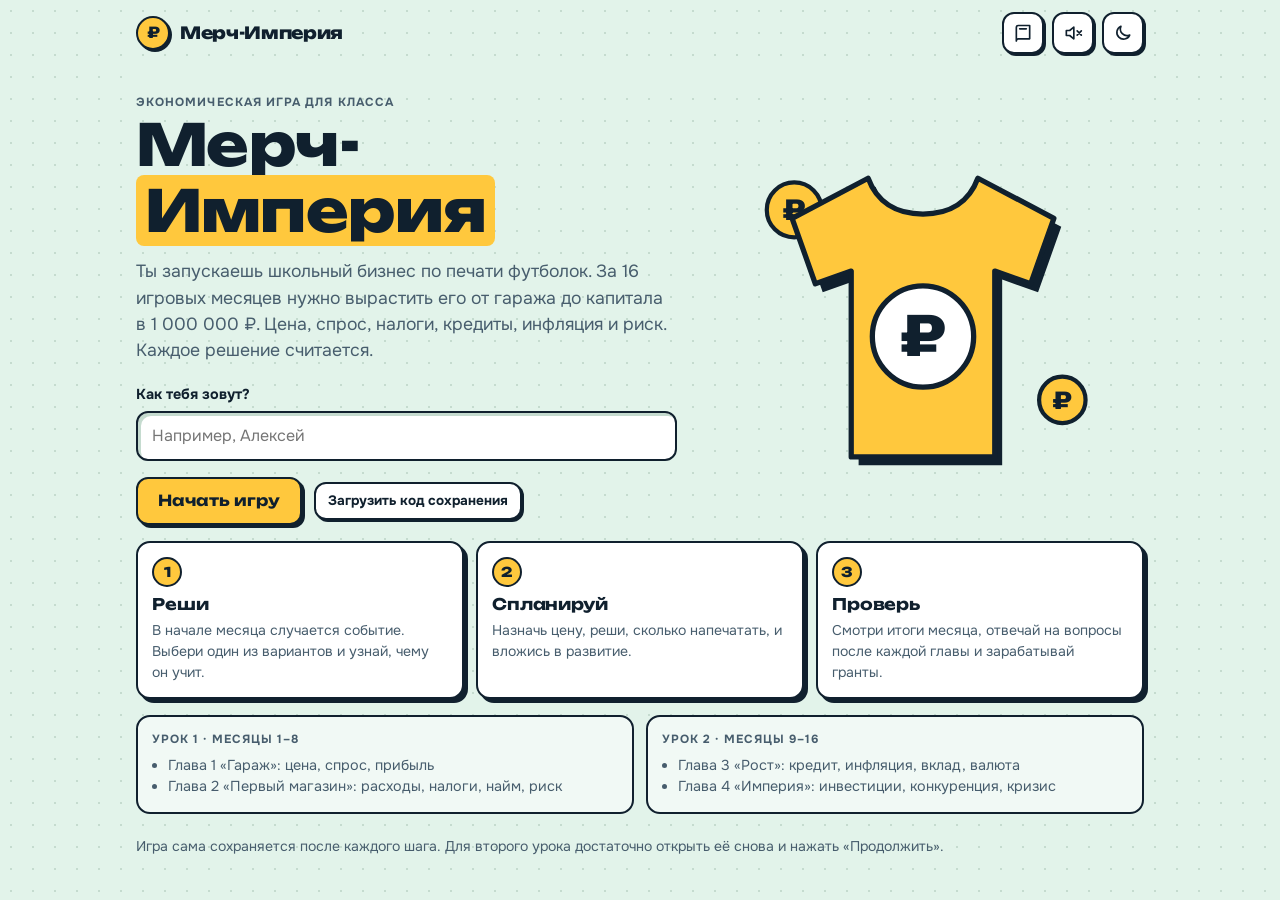
<file: index.html>
<!doctype html>
<html lang="ru">
<head>
<meta charset="utf-8">
<meta name="viewport" content="width=device-width, initial-scale=1, viewport-fit=cover">
<meta name="color-scheme" content="light dark">
<title>Мерч-Империя</title>
<style>:root{padding-top:env(safe-area-inset-top,0px);padding-bottom:env(safe-area-inset-bottom,0px)}[hidden]{display:none!important}</style>
</head>
<body>
<link rel="preconnect" href="https://fonts.googleapis.com">
<link rel="preconnect" href="https://fonts.gstatic.com" crossorigin>
<link rel="stylesheet" href="https://fonts.googleapis.com/css2?family=Onest:wght@400;500;600;700&family=Unbounded:wght@500;700;800&family=JetBrains+Mono:wght@500&display=swap">
<style>
/* Раскладка: липкая шапка с показателями, под ней одна «сцена» (событие, планирование, итоги).
   Тема: мятная бумага и тёмные чернила, толстые контуры и жёсткие тени, монета-жёлтый как единственный акцент. */
:root{
  --ground:#E2F3EA; --surface:#FFFFFF; --surface-2:#F1F9F5; --ink:#10202E; --muted:#475D6D;
  --line:#10202E; --shadow:#10202E; --coin:#FFC83D; --coin-ink:#10202E; --coin-deep:#F2A900;
  --gain-bg:#C8F0DC; --gain-fg:#07663F; --loss-bg:#FFD9DA; --loss-fg:#B3202A;
  --info-bg:#DCE3FF; --info-fg:#2B3FC2; --grid:#C5DBCF; --track:#CFE5D9;
  --font-display:'Unbounded','Arial Black',system-ui,sans-serif;
  --font-body:'Onest',system-ui,-apple-system,'Segoe UI',Roboto,sans-serif;
  --font-mono:'JetBrains Mono',ui-monospace,Menlo,Consolas,monospace;
  --r:14px; --bw:2.5px; --off:4px;
}
@media (prefers-color-scheme: dark){
  :root:not([data-theme="light"]){
    --ground:#0A1520; --surface:#13273A; --surface-2:#1A3348; --ink:#E9F5EF; --muted:#9DB5C6;
    --line:#5D88AB; --shadow:#030A10; --coin:#FFC83D; --coin-ink:#10202E; --coin-deep:#F2A900;
    --gain-bg:#12402F; --gain-fg:#6CE7AB; --loss-bg:#4A1D26; --loss-fg:#FF9A9E;
    --info-bg:#1F2A66; --info-fg:#A9B8FF; --grid:#26435A; --track:#244158; color-scheme:dark;
  }
}
:root[data-theme="dark"]{
  --ground:#0A1520; --surface:#13273A; --surface-2:#1A3348; --ink:#E9F5EF; --muted:#9DB5C6;
  --line:#5D88AB; --shadow:#030A10; --coin:#FFC83D; --coin-ink:#10202E; --coin-deep:#F2A900;
  --gain-bg:#12402F; --gain-fg:#6CE7AB; --loss-bg:#4A1D26; --loss-fg:#FF9A9E;
  --info-bg:#1F2A66; --info-fg:#A9B8FF; --grid:#26435A; --track:#244158; color-scheme:dark;
}
*{box-sizing:border-box}
html{height:100%;-webkit-text-size-adjust:100%}
body{margin:0;min-height:100%;background:var(--ground);color:var(--ink);font:16px/1.5 var(--font-body);
  background-image:radial-gradient(var(--grid) 1.2px,transparent 1.2px);background-size:22px 22px}
button,input,textarea{font:inherit;color:inherit}
h1,h2,h3{font-family:var(--font-display);line-height:1.15;margin:0;text-wrap:balance;letter-spacing:-.01em}
p{margin:0}
.num{font-variant-numeric:tabular-nums}
:focus-visible{outline:3px solid var(--info-fg);outline-offset:2px}

.wrap{max-width:1040px;margin-inline:auto;padding-inline:16px}
.topbar{display:flex;align-items:center;justify-content:space-between;gap:12px;padding-block:12px}
.logo{display:flex;align-items:center;gap:10px;font-family:var(--font-display);font-weight:800;font-size:1.05rem;letter-spacing:-.02em;white-space:nowrap}
.logo-coin{width:34px;height:34px;border-radius:50%;background:var(--coin);border:var(--bw) solid var(--line);box-shadow:2px 2px 0 var(--shadow);display:grid;place-items:center;color:var(--coin-ink);font-size:.95rem}
.tools{display:flex;gap:8px}
.iconbtn{width:42px;height:42px;display:grid;place-items:center;background:var(--surface);border:var(--bw) solid var(--line);border-radius:12px;box-shadow:2px 2px 0 var(--shadow);cursor:pointer;color:var(--ink);padding:0}
.iconbtn:hover{background:var(--coin);color:var(--coin-ink)}
.iconbtn:active{transform:translate(2px,2px);box-shadow:none}
.iconbtn svg{width:20px;height:20px}

/* ШАПКА С ПОКАЗАТЕЛЯМИ */
.hud{position:sticky;top:env(safe-area-inset-top,0px);z-index:20;padding-block:8px;background:linear-gradient(var(--ground) 80%,transparent)}
.hud-card{background:var(--surface);border:var(--bw) solid var(--line);border-radius:var(--r);box-shadow:var(--off) var(--off) 0 var(--shadow);padding:12px 14px;display:grid;gap:10px}
.hud-top{display:flex;justify-content:space-between;align-items:center;gap:10px;flex-wrap:wrap}
.hud-month{font-family:var(--font-display);font-weight:700;font-size:1rem}
.hud-sub{font-size:.8rem;color:var(--muted)}
.pips{display:flex;gap:3px;flex-wrap:nowrap}
.pip{width:12px;height:12px;border-radius:3px;background:var(--track);border:1.5px solid var(--line)}
.pip.done{background:var(--ink)}
.pip.now{background:var(--coin)}
.pip.gap{margin-left:7px}
.stats{display:grid;grid-template-columns:repeat(4,minmax(0,1fr));gap:8px}
.stat{min-width:0}
.stat b{display:block;font-size:.72rem;font-weight:600;color:var(--muted);text-transform:uppercase;letter-spacing:.06em}
.stat span{display:block;font-family:var(--font-display);font-weight:700;font-size:1.02rem;white-space:nowrap;overflow:hidden;text-overflow:ellipsis}
.stat.neg span{color:var(--loss-fg)}
.goalbar{height:14px;background:var(--track);border:2px solid var(--line);border-radius:99px;overflow:hidden}
.goalbar i{display:block;height:100%;background:repeating-linear-gradient(135deg,var(--coin) 0 8px,var(--coin-deep) 8px 16px);transition:width .6s cubic-bezier(.2,.8,.2,1)}
.goalrow{display:flex;justify-content:space-between;font-size:.78rem;color:var(--muted);gap:8px}

/* ОБЩИЕ ЭЛЕМЕНТЫ */
.stage{padding-block:12px 40px;display:grid;gap:16px;min-width:0}
.card{background:var(--surface);border:var(--bw) solid var(--line);border-radius:var(--r);box-shadow:var(--off) var(--off) 0 var(--shadow);padding:18px;min-width:0}
.card.flat{box-shadow:none;background:var(--surface-2)}
.card h2{font-size:1.25rem}
.card h3{font-size:1rem}
.eyebrow{font-size:.74rem;font-weight:700;letter-spacing:.09em;text-transform:uppercase;color:var(--muted)}
.btn{display:inline-flex;align-items:center;justify-content:center;gap:8px;min-height:48px;padding:10px 20px;background:var(--surface);color:var(--ink);border:var(--bw) solid var(--line);border-radius:12px;box-shadow:3px 3px 0 var(--shadow);font-weight:700;cursor:pointer;text-align:center;transition:transform .08s,box-shadow .08s}
.btn:hover{transform:translate(-1px,-1px);box-shadow:4px 4px 0 var(--shadow)}
.btn:active{transform:translate(3px,3px);box-shadow:0 0 0 var(--shadow)}
.btn.primary{background:var(--coin);color:var(--coin-ink);font-family:var(--font-display);font-size:.95rem;font-weight:700}
.btn.small{min-height:38px;padding:6px 12px;font-size:.85rem;box-shadow:2px 2px 0 var(--shadow)}
.btn[disabled]{opacity:.45;cursor:not-allowed;transform:none;box-shadow:3px 3px 0 var(--shadow)}
.chip{display:inline-flex;align-items:center;gap:6px;padding:4px 10px;border-radius:99px;font-size:.82rem;font-weight:600;border:2px solid var(--line);background:var(--surface-2)}
.chip.gain{background:var(--gain-bg);color:var(--gain-fg)}
.chip.loss{background:var(--loss-bg);color:var(--loss-fg)}
.chip.info{background:var(--info-bg);color:var(--info-fg)}
.chip.coin{background:var(--coin);color:var(--coin-ink)}
.chips{display:flex;flex-wrap:wrap;gap:8px}
.gain-t{color:var(--gain-fg)} .loss-t{color:var(--loss-fg)}
.ico{width:1em;height:1em;flex:none}

/* ЗАСТАВКА */
.hero{display:grid;grid-template-columns:minmax(0,1.1fr) minmax(0,.9fr);gap:24px;align-items:center}
.hero h1{font-size:clamp(2rem,6.4vw,3.6rem);font-weight:800}
.hero h1 em{font-style:normal;background:var(--coin);color:var(--coin-ink);padding:0 .15em;border-radius:8px;box-decoration-break:clone;-webkit-box-decoration-break:clone}
.hero p.lead{font-size:1.1rem;color:var(--muted);max-width:46ch;margin-top:14px}
.hero-art{display:grid;place-items:center}
.hero-art svg{width:100%;max-width:380px;height:auto}
.field{display:grid;gap:6px;margin-top:20px}
.field label{font-weight:700;font-size:.9rem}
.field input{min-height:50px;padding:10px 14px;background:var(--surface);border:var(--bw) solid var(--line);border-radius:12px;box-shadow:inset 3px 3px 0 var(--grid)}
.row{display:flex;flex-wrap:wrap;gap:12px;align-items:center}
.howto{display:grid;grid-template-columns:repeat(3,minmax(0,1fr));gap:12px}
.howto .card{padding:14px}
.step-n{width:30px;height:30px;border-radius:50%;background:var(--coin);color:var(--coin-ink);border:2px solid var(--line);display:grid;place-items:center;font-family:var(--font-display);font-weight:800;font-size:.85rem;margin-bottom:8px}
.lessons{display:grid;grid-template-columns:repeat(2,minmax(0,1fr));gap:12px}
.lessons .card{padding:14px}
.lessons ul{margin:6px 0 0;padding-left:1.1em;color:var(--muted);font-size:.9rem}

/* СОБЫТИЕ */
.event{display:grid;grid-template-columns:auto minmax(0,1fr);gap:18px;align-items:start}
.badge-ico{width:84px;height:84px;border-radius:50%;background:var(--coin);color:var(--coin-ink);border:var(--bw) solid var(--line);box-shadow:var(--off) var(--off) 0 var(--shadow);display:grid;place-items:center}
.badge-ico svg{width:44px;height:44px}
.event h2{font-size:clamp(1.3rem,3.6vw,1.9rem);margin:6px 0 10px}
.event .text{font-size:1.04rem;max-width:62ch}
.choices{display:grid;gap:12px;margin-top:6px}
.choice{display:grid;gap:2px;text-align:left;padding:14px 16px;background:var(--surface);border:var(--bw) solid var(--line);border-radius:12px;box-shadow:3px 3px 0 var(--shadow);cursor:pointer;width:100%}
.choice:hover{background:var(--surface-2);transform:translate(-1px,-1px);box-shadow:4px 4px 0 var(--shadow)}
.choice:active{transform:translate(3px,3px);box-shadow:none}
.choice b{font-size:1.02rem}
.choice span{color:var(--muted);font-size:.9rem}
.choice.picked{background:var(--coin);color:var(--coin-ink)}
.choice.picked span{color:var(--coin-ink)}
.choice.dim{opacity:.5;pointer-events:none}
.lesson{border:var(--bw) dashed var(--line);border-radius:12px;padding:14px 16px;background:var(--info-bg);color:var(--ink)}
.lesson b{color:var(--info-fg)}

/* ПЛАНИРОВАНИЕ */
.tabs{display:flex;gap:6px;padding:6px;background:var(--surface);border:var(--bw) solid var(--line);border-radius:14px;box-shadow:var(--off) var(--off) 0 var(--shadow);width:100%}
.tab{flex:1;min-height:44px;padding:8px 10px;border:0;border-radius:9px;background:transparent;font-weight:700;cursor:pointer;color:var(--muted)}
.tab[aria-selected="true"]{background:var(--ink);color:var(--ground)}
.plan{display:grid;grid-template-columns:minmax(0,1.05fr) minmax(0,.95fr);gap:16px;align-items:start}
.col{display:grid;gap:16px;min-width:0}
.ctl-head{display:flex;justify-content:space-between;align-items:baseline;gap:10px;flex-wrap:wrap}
.ctl-val{font-family:var(--font-display);font-weight:800;font-size:1.6rem}
.ctl-note{font-size:.88rem;color:var(--muted);margin-top:6px}
input[type=range]{-webkit-appearance:none;appearance:none;width:100%;height:30px;background:transparent;margin:8px 0 2px;cursor:pointer}
input[type=range]::-webkit-slider-runnable-track{height:14px;background:var(--track);border:2px solid var(--line);border-radius:99px}
input[type=range]::-moz-range-track{height:10px;background:var(--track);border:2px solid var(--line);border-radius:99px}
input[type=range]::-webkit-slider-thumb{-webkit-appearance:none;width:30px;height:30px;margin-top:-10px;border-radius:50%;background:var(--coin);border:var(--bw) solid var(--line);box-shadow:2px 2px 0 var(--shadow)}
input[type=range]::-moz-range-thumb{width:24px;height:24px;border-radius:50%;background:var(--coin);border:var(--bw) solid var(--line);box-shadow:2px 2px 0 var(--shadow)}
.scale{display:flex;justify-content:space-between;font-size:.75rem;color:var(--muted)}
.adgrid{display:grid;grid-template-columns:repeat(2,minmax(0,1fr));gap:10px;margin-top:10px}
.ad{padding:10px 12px;text-align:left;background:var(--surface);border:var(--bw) solid var(--line);border-radius:12px;cursor:pointer;display:grid;gap:2px}
.ad[aria-pressed="true"]{background:var(--coin);color:var(--coin-ink);box-shadow:3px 3px 0 var(--shadow)}
.ad b{font-size:.95rem} .ad span{font-size:.8rem;color:var(--muted)} .ad[aria-pressed="true"] span{color:var(--coin-ink)}
.fc{display:grid;grid-template-columns:repeat(3,minmax(0,1fr));gap:10px;margin-top:12px}
.fc div{background:var(--surface-2);border:2px solid var(--line);border-radius:10px;padding:8px 10px;min-width:0}
.fc b{display:block;font-size:.7rem;color:var(--muted);text-transform:uppercase;letter-spacing:.06em}
.fc span{font-family:var(--font-display);font-weight:700;font-size:.98rem;display:block;overflow-wrap:anywhere}
.callout{display:flex;gap:10px;align-items:flex-start;padding:12px 14px;border-radius:12px;border:2px solid var(--line);background:var(--info-bg);font-size:.92rem}
.callout.warn{background:var(--loss-bg)}
.callout.ok{background:var(--gain-bg)}
.callout svg{width:20px;height:20px;flex:none;margin-top:2px}
.curve{width:100%;height:auto;display:block}
.curve text{font-family:var(--font-body);font-size:10.5px;fill:var(--muted)}
.actionbar{position:sticky;bottom:calc(env(safe-area-inset-bottom,0px) + 8px);z-index:15;display:flex;gap:14px;align-items:center;justify-content:space-between;flex-wrap:wrap;background:var(--surface);border:var(--bw) solid var(--line);border-radius:var(--r);box-shadow:var(--off) var(--off) 0 var(--shadow);padding:10px 14px}
.actionbar .sum{display:grid;font-size:.85rem;color:var(--muted)}
.actionbar .sum b{font-family:var(--font-display);font-size:1.05rem;color:var(--ink)}

/* РАЗВИТИЕ И ФИНАНСЫ */
.ups{display:grid;grid-template-columns:repeat(auto-fill,minmax(250px,1fr));gap:14px}
.up{display:grid;gap:10px;align-content:space-between}
.up h3{font-size:1.02rem}
.up.owned{background:var(--gain-bg)}
.up.locked{opacity:.6}
.fin-grid{display:grid;grid-template-columns:repeat(auto-fill,minmax(290px,1fr));gap:14px}
.bal{width:100%;border-collapse:collapse;font-size:.95rem}
.bal td{padding:6px 0;border-bottom:1.5px dashed var(--grid)}
.bal td:last-child{text-align:right;font-weight:700}
.bal tr.total td{border-bottom:0;border-top:var(--bw) solid var(--line);font-family:var(--font-display);font-weight:800;padding-top:10px}
.mv{display:flex;flex-wrap:wrap;gap:8px;margin-top:10px}
.big{font-family:var(--font-display);font-weight:800;font-size:1.5rem}

/* ИТОГИ МЕСЯЦА */
.report-head{display:flex;flex-wrap:wrap;gap:18px;justify-content:space-between;align-items:flex-end}
.profit{font-family:var(--font-display);font-weight:800;font-size:clamp(1.9rem,6vw,3rem)}
.wf{display:grid;gap:8px;margin-top:6px}
.wf-row{display:grid;grid-template-columns:minmax(0,1fr) auto;gap:4px 12px;align-items:center;font-size:.93rem}
.wf-row .bar{grid-column:1/-1;height:8px;background:var(--track);border-radius:99px;overflow:hidden}
.wf-row .bar i{display:block;height:100%;background:var(--ink)}
.wf-row.plus .bar i{background:#19B37A}
.wf-row.minus .bar i{background:#E5484D}
.wf-row b{font-variant-numeric:tabular-nums}
.wf-row.sum{border-top:var(--bw) solid var(--line);padding-top:10px;font-weight:800}
.two{display:grid;grid-template-columns:repeat(2,minmax(0,1fr));gap:16px}

/* ВИКТОРИНА */
.qopts{display:grid;gap:10px;margin-top:14px}
.qopt{display:flex;gap:12px;align-items:center;text-align:left;padding:12px 14px;background:var(--surface);border:var(--bw) solid var(--line);border-radius:12px;box-shadow:3px 3px 0 var(--shadow);cursor:pointer;width:100%;font-weight:600}
.qopt .k{flex:none;width:30px;height:30px;border-radius:8px;border:2px solid var(--line);display:grid;place-items:center;font-family:var(--font-display);font-size:.8rem;background:var(--surface-2)}
.qopt:hover{background:var(--surface-2)}
.qopt.right{background:var(--gain-bg);color:var(--gain-fg)}
.qopt.wrong{background:var(--loss-bg);color:var(--loss-fg)}
.qopt.dim{opacity:.55;pointer-events:none}
.qprog{display:flex;gap:6px}
.qprog i{flex:1;height:8px;border-radius:99px;background:var(--track);border:1.5px solid var(--line)}
.qprog i.on{background:var(--ink)}

/* ФИНАЛ */
.final-top{display:grid;grid-template-columns:minmax(0,1fr) minmax(0,1fr);gap:16px}
.rank{font-family:var(--font-display);font-weight:800;font-size:clamp(1.7rem,5vw,2.6rem)}
.badges{display:grid;grid-template-columns:repeat(auto-fill,minmax(220px,1fr));gap:10px}
.bdg{display:flex;gap:10px;align-items:center;padding:10px 12px;border:2px solid var(--line);border-radius:12px;background:var(--surface-2)}
.bdg.on{background:var(--coin);color:var(--coin-ink)}
.bdg.off{opacity:.55}
.bdg svg{width:26px;height:26px;flex:none}
.bdg small{display:block;font-size:.76rem;opacity:.85;line-height:1.3}
.code{width:100%;min-height:76px;resize:vertical;padding:10px 12px;background:var(--surface-2);border:var(--bw) solid var(--line);border-radius:12px;font-family:var(--font-mono);font-size:.82rem}

/* МОДАЛКА / ТОСТ */
.modal{position:fixed;inset:0;z-index:50;background:rgba(5,12,18,.62);display:grid;place-items:center;padding:16px}
.modal-box{width:min(680px,100%);max-height:calc(100% - 8px);overflow:auto;background:var(--surface);border:var(--bw) solid var(--line);border-radius:var(--r);box-shadow:6px 6px 0 var(--shadow);padding:20px;display:grid;gap:14px}
.modal-head{display:flex;justify-content:space-between;align-items:center;gap:10px}
.terms{display:grid;gap:10px}
.term{padding:12px 14px;border:2px solid var(--line);border-radius:12px;background:var(--surface-2)}
.term b{display:block}
.term span{color:var(--muted);font-size:.92rem}
.term.lock{opacity:.5}
.toast{position:fixed;left:50%;bottom:calc(env(safe-area-inset-bottom,0px) + 90px);transform:translateX(-50%);z-index:60;background:var(--ink);color:var(--ground);padding:10px 16px;border-radius:12px;font-weight:600;max-width:calc(100% - 32px);box-shadow:3px 3px 0 var(--shadow);animation:pop .25s ease}
#fx{position:fixed;inset:0;width:100%;height:100%;pointer-events:none;z-index:70}
@keyframes pop{from{transform:translate(-50%,10px);opacity:0}to{transform:translate(-50%,0);opacity:1}}
@keyframes rise{from{transform:translateY(14px);opacity:0}to{transform:none;opacity:1}}
.stage.enter>*{animation:rise .35s ease both}
.stage.enter>*:nth-child(2){animation-delay:.05s}.stage.enter>*:nth-child(3){animation-delay:.1s}
@keyframes bob{0%,100%{transform:translateY(0)}50%{transform:translateY(-8px)}}
.bob{animation:bob 3.2s ease-in-out infinite}
.bob.d2{animation-delay:-1.2s}.bob.d3{animation-delay:-2.1s}
@media (prefers-reduced-motion:reduce){*,*::before,*::after{animation:none!important;transition:none!important}}

/* ПЛАНШЕТ И ТЕЛЕФОН */
@media (max-width:860px){
  .hero,.plan,.final-top,.two{grid-template-columns:minmax(0,1fr)}
  .hero-art{order:-1}.hero-art svg{max-width:240px}
  .howto,.lessons{grid-template-columns:minmax(0,1fr)}
}
@media (max-width:560px){
  .stats{grid-template-columns:repeat(4,minmax(0,1fr));gap:6px}
  .stat b{font-size:.58rem;letter-spacing:.03em}
  .stat span{font-size:.74rem}
  .hud{padding-block:4px}
  .hud-card{gap:6px}
  .pips,.hud-sub,.goalrow span:first-child{display:none}
  .goalrow{justify-content:flex-end;margin-top:2px}
  .goalbar{height:10px}
  .event{grid-template-columns:minmax(0,1fr)}
  .badge-ico{width:64px;height:64px}.badge-ico svg{width:34px;height:34px}
  .pip{width:9px;height:9px}
  .logo span.t{font-size:.95rem}
  .fc{grid-template-columns:minmax(0,1fr)}
  .actionbar{flex-direction:column;align-items:stretch}
  .actionbar .btn{width:100%}
  .hud-card{padding:10px 12px}
  .card{padding:14px}
  .adgrid{grid-template-columns:minmax(0,1fr)}
}

</style>
<div class="wrap">
  <header class="topbar">
    <div class="logo"><span class="logo-coin">₽</span><span class="t">Мерч-Империя</span></div>
    <div class="tools" id="app-tools"></div>
  </header>
  <div class="hud" id="hud"></div>
  <main class="stage" id="stage"></main>
</div>
<div id="modal"></div>
<div id="toast" aria-live="polite"></div>
<canvas id="fx" aria-hidden="true"></canvas>
<script>
/* ===== Экономический движок «Мерч-Империи» (без интерфейса) ===== */

var GOAL = 1000000, TOTAL = 16, START_CASH = 30000, ELASTICITY = 1.7, BASE_COST = 350, BASE_PRICE = 900, D0 = 55;
var MONTH_NAMES = ['Сентябрь','Октябрь','Ноябрь','Декабрь','Январь','Февраль','Март','Апрель','Май','Июнь','Июль','Август','Сентябрь','Октябрь','Ноябрь','Декабрь'];
var SEASON = [1.0,1.0,1.2,1.4,0.75,1.05,1.2,1.0,1.0,1.1,0.85,1.15,1.0,1.0,1.2,1.4];
var AD = [
  {name:'Без рекламы', cost:0, mult:1, brand:0},
  {name:'Соцсети', cost:3000, mult:1.10, brand:1.5},
  {name:'Блогеры', cost:8000, mult:1.22, brand:3},
  {name:'Большая кампания', cost:20000, mult:1.32, brand:5}
];
var UPGRADES = [
  {id:'press', name:'Термопресс PRO', cost:25000, from:1, desc:'Печатает быстрее и дешевле.', fx:['+30 футболок в месяц','себестоимость −40 ₽']},
  {id:'online', name:'Интернет-магазин', cost:18000, from:1, desc:'Заказы приходят со всего города.', fx:['спрос ×1,25','комиссия сайта 2 000 ₽/мес']},
  {id:'brandkit', name:'Фирменный стиль', cost:35000, from:5, desc:'Логотип, упаковка, единый вид.', fx:['узнаваемость +10','спрос ×1,08']},
  {id:'designer', name:'Штатный дизайнер', cost:0, from:5, desc:'Новые принты каждую неделю.', fx:['спрос ×1,12','зарплата 20 000 ₽/мес']},
  {id:'workshop', name:'Швейный цех', cost:150000, from:9, desc:'Своё производство вместо гаража.', fx:['+150 футболок в месяц','себестоимость −60 ₽']},
  {id:'line', name:'Автоматическая линия', cost:300000, from:13, desc:'Печать почти без участия людей.', fx:['+300 футболок в месяц','себестоимость −50 ₽']}
];
var TAX_MIN = 0.01;

function clamp(x, a, b){ return Math.max(a, Math.min(b, x)); }
function newState(name){
  return { name:name||'Предприниматель', month:1, cash:START_CASH, savings:0, fund:0, stock:0,
    inv:0, invValue:0, loanLeft:0, loanStep:0, brand:0, infl:1, costBase:1,
    qualityMult:1, nicheMult:1, store:'none', staffPro:0, staffTeen:0, taxMode:null,
    up:{}, mods:[], price:BASE_PRICE, produce:30, adIdx:0, discount:1,
    unlock:{deposit:false, invest:false, loan:false},
    history:[], quizScore:[], quizTotal:0, badges:{}, terms:[], tookRisk:false, riskWon:false,
    overdrafts:0, lastMargin:0.3, totalRevenue:0, log:[] };
}
function modProd(s, k){ var p=1; s.mods.forEach(function(m){ if(m.k===k) p*=m.m; }); return p; }
function unitCost(s){
  var c = BASE_COST;
  if(s.up.press) c -= 40; if(s.up.workshop) c -= 60; if(s.up.line) c -= 50;
  c += (s.costAdd||0);
  return Math.round(Math.max(120, c) * s.costBase * modProd(s,'cost'));
}
function capacity(s){
  var c = 55;
  if(s.store==='shop') c+=60; if(s.store==='cowork') c+=20;
  if(s.up.press) c+=40; if(s.up.workshop) c+=250; if(s.up.line) c+=450;
  if(s.staffPro) c+=80; if(s.staffTeen) c+=25;
  return c;
}
function refPrice(s){ return Math.round(BASE_PRICE * s.infl * modProd(s,'ref') / 10) * 10; }
function permanentDemand(s){
  var m = s.qualityMult * s.nicheMult;
  if(s.store==='shop') m*=1.3; else if(s.store==='cowork') m*=1.12;
  if(s.up.online) m*=1.25; if(s.up.brandkit) m*=1.08; if(s.up.designer) m*=1.12;
  if(s.staffPro) m*=1.08;
  return m;
}
function demandAt(s, price, adIdx, noise){
  var d = D0 * SEASON[s.month-1] * Math.pow(refPrice(s)/price, ELASTICITY) * AD[adIdx].mult *
          (1 + s.brand*0.012) * permanentDemand(s) * modProd(s,'dem') * (noise||1);
  return Math.max(0, d);
}
function fixedCosts(s){
  var f = 0;
  if(s.store==='shop') f+=15000; if(s.store==='cowork') f+=6000;
  f += s.staffPro*25000*s.infl + s.staffTeen*10000*s.infl;
  if(s.up.designer) f+=20000*s.infl;
  if(s.up.online) f+=2000;
  f = f * modProd(s,'fixed');
  return Math.round(f);
}
function loanPayment(s){
  if(s.loanLeft<=0) return 0;
  return Math.round(Math.min(s.loanLeft, s.loanStep) + s.loanLeft*0.015);
}
function netWorth(s){
  return Math.round(s.cash + s.savings + s.fund + s.stock + s.invValue - s.loanLeft);
}
function planCost(s, plan){
  return plan.produce*unitCost(s) + AD[plan.adIdx].cost;
}
function netProfitPreview(s, plan, demand){
  var c = unitCost(s), avail = s.inv + plan.produce, sold = Math.min(Math.round(demand), avail);
  var priceNow = plan.price * s.discount;
  var rev = sold*priceNow;
  var avg = avail>0 ? (s.invValue + plan.produce*c)/avail : c;
  var cogs = sold*avg;
  var fixed = fixedCosts(s) + (avail-sold)*15 + Math.round(s.loanLeft*0.015);
  var pbt = rev - cogs - AD[plan.adIdx].cost - fixed;
  var tax = calcTax(s, rev, pbt);
  return {sold:sold, revenue:rev, profit:pbt-tax, demand:demand};
}
function calcTax(s, revenue, pbt){
  if(s.taxMode==='rev') return Math.round(revenue*0.06);
  if(s.taxMode==='profit') return Math.round(Math.max(pbt*0.15, revenue*TAX_MIN));
  return 0;
}
function gauss(rng){ return (rng()+rng()+rng()+rng()-2)*1.7; }

function runMonth(s, plan, rng){
  rng = rng || Math.random;
  var c = unitCost(s), cap = capacity(s);
  var produce = clamp(Math.round(plan.produce), 0, cap);
  var price = plan.price, ad = AD[plan.adIdx];
  var r = {month:s.month, produce:produce, price:price, unit:c, ad:ad.cost, discount:s.discount};
  /* закупка и реклама оплачиваются сразу */
  var upfront = produce*c + ad.cost;
  s.cash -= upfront;
  s.inv += produce; s.invValue += produce*c;
  /* спрос */
  var noise = 0.92 + rng()*0.16;
  var D = Math.round(demandAt(s, price, plan.adIdx, noise));
  var sold = Math.min(D, s.inv);
  var avg = s.inv>0 ? s.invValue/s.inv : c;
  var cogs = Math.round(sold*avg);
  var revenue = Math.round(sold*price*s.discount);
  s.inv -= sold; s.invValue = s.inv>0 ? Math.max(0, s.invValue - cogs) : 0;
  r.demand = D; r.sold = sold; r.lost = Math.max(0, D-sold); r.left = s.inv;
  r.revenue = revenue; r.cogs = cogs;
  /* постоянные расходы */
  var fixed = fixedCosts(s), carry = s.inv*15;
  var interest = Math.round(s.loanLeft*0.015), principal = Math.round(Math.min(s.loanLeft, s.loanStep));
  r.fixed = fixed; r.carry = carry; r.interest = interest; r.principal = principal;
  var pbt = revenue - cogs - ad.cost - fixed - carry - interest;
  var tax = calcTax(s, revenue, pbt);
  r.tax = tax; r.profit = pbt - tax;
  s.cash += revenue - fixed - carry - interest - principal - tax;
  s.loanLeft -= principal; if(s.loanLeft<1){ s.loanLeft=0; s.loanStep=0; }
  /* вклады и инвестиции */
  r.depositGain = Math.round(s.savings*0.01); s.savings += r.depositGain;
  var fundR = 0.008 + 0.04*gauss(rng)/1.7*1.0, stockR = 0.012 + 0.13*gauss(rng)/1.7;
  var shock = s.month===15 ? 1 : 0;
  if(shock){ fundR -= 0.10; stockR -= 0.22; }
  fundR = clamp(fundR, -0.25, 0.15); stockR = clamp(stockR, -0.45, 0.30);
  r.fundR = fundR; r.stockR = stockR;
  var fb = s.fund, sb = s.stock;
  s.fund = Math.round(s.fund*(1+fundR)); s.stock = Math.round(s.stock*(1+stockR));
  r.investGain = (s.fund-fb)+(s.stock-sb);
  /* овердрафт */
  r.overdraft = 0;
  if(s.cash<0 && s.savings>0){ var take=Math.min(s.savings, -s.cash); s.savings-=take; s.cash+=take; r.fromSavings=take; }
  if(s.cash<0){ r.overdraft = Math.round(-s.cash); s.loanLeft += r.overdraft; s.loanStep = Math.max(s.loanStep, Math.round(s.loanLeft/12)); s.cash = 0; s.overdrafts++; }
  /* узнаваемость и итоги */
  s.brand = clamp(s.brand*0.97 + ad.brand + (D>0 ? Math.min(3, sold/40) : 0), 0, 100);
  s.lastMargin = revenue>0 ? r.profit/revenue : 0;
  s.totalRevenue += revenue;
  s.mods.forEach(function(m){ m.left--; });
  s.mods = s.mods.filter(function(m){ return m.left>0; });
  s.discount = 1;
  s.history.push({m:s.month, revenue:revenue, profit:r.profit, nw:netWorth(s), sold:sold, cash:s.cash});
  r.nw = netWorth(s);
  s.month++;
  return r;
}
function coverDeficit(s){
  if(s.cash>=0) return 0;
  var d = Math.round(-s.cash);
  s.loanLeft += d; s.loanStep = Math.max(s.loanStep, Math.round(s.loanLeft/12)); s.cash = 0; s.overdrafts++; s.unlock.loan = true;
  return d;
}


/* ===== События, словарик и вопросы ===== */
function rub(n){ n=Math.round(n); var sgn=n<0?'−':''; return sgn+Math.abs(n).toString().replace(/\B(?=(\d{3})+(?!\d))/g,' ')+' ₽'; }
function pct(x, d){ return (x*100).toFixed(d||0).replace('.',',')+'%'; }
function cash(s, n, label){ s.cash += n; return {t:(n>=0?'+':'')+rub(n)+(label?' '+label:''), k:n>=0?'gain':'loss'}; }
function mod(s, k, m, left, label){ s.mods.push({k:k, m:m, left:left, label:label}); }
function modChip(txt, good){ return {t:txt, k:good?'gain':'loss'}; }
function addBrand(s, n){ s.brand = clamp(s.brand+n,0,100); return {t:'узнаваемость '+(n>=0?'+':'')+n, k:n>=0?'gain':'loss'}; }

var TERMS = {
  margin:   ['Маржа (прибыль с единицы)', 'Разница между ценой и себестоимостью. Цена 900 ₽ минус себестоимость 350 ₽ даёт маржу 550 ₽ с каждой футболки.'],
  demand:   ['Закон спроса', 'Чем выше цена, тем меньше покупателей. Чем ниже цена, тем больше. Покупатели сравнивают.'],
  compete:  ['Конкуренция', 'Соперничество продавцов за покупателей. Продавцы борются ценой или качеством, а покупатели выигрывают.'],
  season:   ['Сезонность', 'Спрос меняется в течение года. Перед праздниками покупают больше, после них меньше.'],
  cost:     ['Издержки и себестоимость', 'Всё, что ты тратишь на производство. Когда материалы дорожают, нужно пересчитывать цену.'],
  fixed:    ['Постоянные и переменные расходы', 'Переменные растут с каждой футболкой (ткань, краска). Постоянные платятся всегда (аренда, зарплата).'],
  tax:      ['Налоги', 'Часть дохода, которую бизнес отдаёт государству. На эти деньги строят школы, дороги и больницы.'],
  labor:    ['Труд и зарплата', 'Сотрудник увеличивает выпуск, но его зарплата становится постоянным расходом.'],
  risk:     ['Риск и доходность', 'Чем выше возможная прибыль, тем выше шанс потерять деньги. Безопасные вложения приносят меньше.'],
  credit:   ['Кредит и процент', 'Деньги, взятые у банка в долг. Вернуть нужно больше, чем взяли. Разница называется переплатой.'],
  inflation:['Инфляция', 'Рост цен в стране. Из-за неё на одни и те же деньги можно купить меньше, чем раньше.'],
  deposit:  ['Вклад и сложный процент', 'Банк платит за то, что деньги лежат у него на вкладе. Проценты начисляются и на проценты.'],
  fx:       ['Валютный курс', 'Цена одной валюты в другой. Если рубль слабеет, импортные товары и материалы дорожают.'],
  diversify:['Диверсификация', 'Не класть все яйца в одну корзину. Деньги в разных активах: если один упадёт, другие смягчат удар.'],
  scale:    ['Эффект масштаба', 'Крупная компания делает одну вещь дешевле, потому что делает их миллионы. Малому бизнесу выигрывать нужно иначе.'],
  cycle:    ['Экономический цикл', 'Экономика то растёт, то замедляется. В спад спрос падает, и выживают те, у кого есть запас денег.'],
  capital:  ['Капитал', 'Всё, что у тебя есть (деньги, вклады, товар на складе), минус все долги. Это главный результат игры.']
};

var HINTS = [
  'Посмотри на кривую спроса. Чем выше цена, тем меньше покупателей, но больше денег с каждого.',
  'Не печатай больше, чем купят. Лишние футболки лежат на складе и стоят денег.',
  'В ноябре спрос выше. Подготовь больше товара, но и цену не занижай.',
  'Декабрь — самый сильный месяц. Проверь, хватает ли мощности выпуска.',
  'Январь — слабый месяц. Постоянные расходы платятся, даже если покупателей мало.',
  'Следи за маржой в отчёте. Налоговый режим выгоден по-разному при разной марже.',
  'Помощник и новое оборудование окупаются, если ты успеваешь продавать больше.',
  'Реклама окупается не всегда. Сравни расходы с тем, сколько футболок она добавит.',
  'Кредит стоит денег. Бери его, только если на эти деньги заработаешь больше, чем заплатишь процентами.',
  'Инфляция сдвигает оптимальную цену вверх вместе с себестоимостью.',
  'Деньги без дела лучше положить на вклад, но оставь запас на расходы месяца.',
  'Если материалы дорожают, оптимальная цена растёт примерно в 2,4 раза от себестоимости.',
  'Не вкладывай в акции все деньги. Разные вложения страхуют друг друга.',
  'Конкурент большой. Выигрывай там, где у него нет преимущества: уникальность и бренд.',
  'В кризис выживает тот, у кого есть запас денег. Не трать всё до копейки.',
  'Последний месяц. Выжми всё из декабрьского спроса и проверь, что готов к итогам.'
];

var EVENTS = [
/* 1 */ {icon:'shirt', tag:'Маржа', term:'margin', title:'Первый крупный заказ',
 text:function(s){return 'Одноклассник Лёва собирает команду и хочет 30 футболок. Он просит скидку за опт. Себестоимость одной футболки — '+rub(unitCost(s))+', обычная цена — '+rub(900)+'.';},
 choices:[
  {label:'Продать почти по себестоимости', sub:'+10% к себестоимости, берёт 30 штук', apply:function(s){var g=30*Math.round(unitCost(s)*0.1);return [cash(s,g),addBrand(s,6)];}},
  {label:'Дать скидку 15%', sub:'Цена 765 ₽, берёт 30 штук', apply:function(s){var g=30*(765-unitCost(s));return [cash(s,g),addBrand(s,3)];}},
  {label:'Продать по полной цене', sub:'900 ₽, но Лёва возьмёт только 15', apply:function(s){var g=15*(900-unitCost(s));return [cash(s,g)];}}],
 lesson:'Прибыль = (цена − себестоимость) × количество. Скидка за опт уменьшает прибыль с одной футболки, но может сильно увеличить количество. Здесь лучше всего сработал средний вариант: небольшая скидка и большой заказ.'},
/* 2 */ {icon:'swords', tag:'Конкуренция', term:'compete', title:'Конкурент у школы',
 text:function(){return 'Рядом появился продавец футболок. Его цены на 20% ниже твоих. Покупатели сравнивают тебя и его.';},
 choices:[
  {label:'Запустить рекламу «Лучше, чем у них»', sub:'−5 000 ₽, спрос ×0,93 на 3 месяца', apply:function(s){mod(s,'dem',0.93,3,'Конкурент');return [cash(s,-5000),modChip('спрос ×0,93 на 3 мес.',false),addBrand(s,4)];}},
  {label:'Сделать футболки лучше', sub:'−6 000 ₽, себестоимость +30 ₽, спрос ×1,12 навсегда', apply:function(s){s.costAdd=(s.costAdd||0)+30;s.qualityMult*=1.12;return [cash(s,-6000),modChip('себестоимость +30 ₽',false),modChip('спрос ×1,12 навсегда',true)];}},
  {label:'Ничего не менять', sub:'спрос ×0,85 на 3 месяца', apply:function(s){mod(s,'dem',0.85,3,'Конкурент');return [modChip('спрос ×0,85 на 3 мес.',false)];}}],
 lesson:'Конкуренты борются ценой или качеством. Качество — неценовая конкуренция: покупатель готов платить больше за то, что нравится ему сильнее.'},
/* 3 */ {icon:'tag', tag:'Сезонность', term:'season', title:'Чёрная пятница',
 text:function(){return 'Все магазины объявили скидки, и покупатели ждут распродаж. В ноябре спрос и так выше, но участвовать в акции или нет — решать тебе.';},
 choices:[
  {label:'Скидка 20% на всё', sub:'цена −20%, спрос ×1,5 в этом месяце', apply:function(s){s.discount=0.8;mod(s,'dem',1.5,1,'Чёрная пятница');return [modChip('цена продажи −20%',false),modChip('спрос ×1,5',true),addBrand(s,4)];}},
  {label:'Без скидок, но с подарком', sub:'стикеры к каждой футболке: себестоимость +25 ₽, спрос ×1,2', apply:function(s){mod(s,'cost',1+25/Math.max(1,unitCost(s)),1,'Подарок');mod(s,'dem',1.2,1,'Подарок');return [modChip('себестоимость +25 ₽ на месяц',false),modChip('спрос ×1,2',true)];}},
  {label:'Не участвовать', sub:'спрос остаётся как есть', apply:function(s){return [modChip('без изменений',true)];}}],
 lesson:'Скидка не всегда выгодна. Выручка выросла, а прибыль с каждой футболки упала. Сравнивай именно прибыль, а не оборот.'},
/* 4 */ {icon:'truck', tag:'Издержки', term:'cost', title:'Ткань подорожала',
 text:function(s){return 'Поставщик сообщил: ткань дорожает на 20%. Себестоимость футболки вырастет примерно с '+rub(unitCost(s))+' до '+rub(unitCost(s)*1.15)+'.';},
 choices:[
  {label:'Принять новые цены', sub:'себестоимость +15% навсегда', apply:function(s){s.costBase*=1.15;return [modChip('себестоимость +15%',false)];}},
  {label:'Найти другого поставщика', sub:'−10 000 ₽ на поиск, себестоимость только +5%', apply:function(s){s.costBase*=1.05;return [cash(s,-10000),modChip('себестоимость +5%',false)];}},
  {label:'Купить ткань впрок', sub:'−20 000 ₽ сейчас, старая цена ещё 2 месяца', apply:function(s){mod(s,'cost',1/1.15,2,'Запас ткани');s.costBase*=1.15;return [cash(s,-20000),modChip('старая цена 2 месяца',true),modChip('потом +15%',false)];}}],
 lesson:'Когда издержки растут, оптимальная цена растёт вместе с ними. Подумай об этом при выборе цены.'},
/* 5 */ {icon:'store', tag:'Постоянные расходы', term:'fixed', title:'Свой магазин',
 text:function(){return 'Мама Ирины сдаёт небольшое помещение у школы за 15 000 ₽ в месяц. Там больше покупателей и место для производства. Платить придётся, даже если никто не придёт. Январь — месяц с низким спросом.';},
 choices:[
  {label:'Арендовать магазин', sub:'−15 000 ₽ в месяц, +40 мощность, спрос ×1,3', apply:function(s){s.store='shop';return [modChip('аренда 15 000 ₽/мес',false),modChip('+40 футболок в месяц',true),modChip('спрос ×1,3',true)];}},
  {label:'Коворкинг-стол', sub:'−6 000 ₽ в месяц, +15 мощность, спрос ×1,12', apply:function(s){s.store='cowork';return [modChip('аренда 6 000 ₽/мес',false),modChip('+15 футболок в месяц',true),modChip('спрос ×1,12',true)];}},
  {label:'Остаться в гараже', sub:'ничего не меняется', apply:function(s){return [modChip('без новых расходов',true)];}}],
 lesson:'Переменные расходы зависят от количества футболок. Постоянные платятся каждый месяц независимо от продаж. Чем больше постоянных расходов, тем важнее продавать много.'},
/* 6 */ {icon:'percent', tag:'Налоги', term:'tax', title:'Пора платить налоги',
 text:function(s){return 'Выручка выросла, и бизнес нужно оформить. Режим «Доходы»: 6% с каждой выручки. Режим «Доходы минус расходы»: 15% только с прибыли (но не меньше 1% выручки). Твоя прибыльность в прошлом месяце: '+pct(Math.max(0,s.lastMargin))+' от выручки.';},
 choices:[
  {label:'«Доходы»: 6% с выручки', sub:'просто и предсказуемо', apply:function(s){s.taxMode='rev';return [modChip('налог 6% с выручки',false)];}},
  {label:'«Доходы минус расходы»: 15% с прибыли', sub:'выгодно при невысокой марже', apply:function(s){s.taxMode='profit';return [modChip('налог 15% с прибыли',false)];}},
  {label:'Пока не оформляться', sub:'штраф 20 000 ₽ и принудительный режим 6%', apply:function(s){s.taxMode='rev';return [cash(s,-20000,'штраф'),modChip('налог 6% с выручки',false)];}}],
 lesson:'Режим 15% с прибыли выгоднее, если прибыль меньше 40% выручки (тогда 15% от прибыли меньше, чем 6% от выручки). Работать без оформления нельзя: это нарушение и штраф. Налоги идут на школы, дороги и больницы.'},
/* 7 */ {icon:'user', tag:'Труд', term:'labor', title:'Нужен помощник',
 text:function(){return 'К 8 Марта заказов втрое больше. Печатать, паковать и отвечать в чате в одиночку уже не получается. Продавец-помощник стоит 25 000 ₽ в месяц.';},
 choices:[
  {label:'Нанять помощника', sub:'−25 000 ₽ в месяц, +60 мощность, спрос ×1,08', apply:function(s){s.staffPro=1;return [modChip('зарплата 25 000 ₽/мес',false),modChip('+60 футболок в месяц',true),modChip('спрос ×1,08',true)];}},
  {label:'Нанять подростка на подработку', sub:'−10 000 ₽ в месяц, +20 мощность', apply:function(s){s.staffTeen=1;return [modChip('зарплата 10 000 ₽/мес',false),modChip('+20 футболок в месяц',true)];}},
  {label:'Справляться самому', sub:'ничего не меняется', apply:function(s){return [modChip('без новых расходов',true)];}}],
 lesson:'Работники — ресурс бизнеса. Они увеличивают выпуск, но их зарплата становится постоянным расходом. Нанимать выгодно, когда дополнительная прибыль больше зарплаты.'},
/* 8 */ {icon:'megaphone', tag:'Риск', term:'risk', title:'Реклама у блогера',
 text:function(){return 'Школьный блогер со 120 тысячами подписчиков предлагает ролик за 15 000 ₽. Шанс, что он «выстрелит», примерно 55%. Таргет в соцсетях стоит 6 000 ₽ и работает стабильно.';},
 choices:[
  {label:'Блогер', sub:'−15 000 ₽, 55% шанс: спрос ×1,6 на 2 месяца', apply:function(s,rng){s.tookRisk=true;var win=rng()<0.55;if(win){s.riskWon=true;mod(s,'dem',1.6,2,'Блогер');return [cash(s,-15000),modChip('ролик выстрелил! спрос ×1,6 на 2 мес.',true),addBrand(s,12)];}mod(s,'dem',1.05,2,'Блогер');return [cash(s,-15000),modChip('ролик не взлетел: спрос ×1,05',false),addBrand(s,2)];}},
  {label:'Таргет в соцсетях', sub:'−6 000 ₽, точно: спрос ×1,18 на 2 месяца', apply:function(s){mod(s,'dem',1.18,2,'Таргет');return [cash(s,-6000),modChip('спрос ×1,18 на 2 мес.',true),addBrand(s,4)];}},
  {label:'Пропустить', sub:'ничего не меняется', apply:function(s){return [modChip('без изменений',true)];}}],
 lesson:'Высокая награда всегда связана с высоким риском. Блогер выигрывает в среднем, но может подвести. Таргет надёжнее, но даёт меньше. Выбор зависит от того, сколько денег можно потерять.'},
/* 9 */ {icon:'bank', tag:'Кредит', term:'credit', title:'Кредит на расширение',
 text:function(){return 'Банк предлагает кредит на 12 месяцев под 1,5% в месяц. Каждый месяц нужно возвращать часть долга и проценты. Например, для 200 000 ₽ переплата составит около 19 500 ₽. Новое оборудование (Швейный цех, 150 000 ₽) окупится, если ты сможешь продавать больше.';},
 choices:[
  {label:'Взять 200 000 ₽', sub:'платёж ≈ 21 000 ₽ в первый месяц', apply:function(s){s.cash+=200000;s.loanLeft+=200000;s.loanStep=Math.round(s.loanLeft/12);s.unlock.loan=true;return [cash(s,200000),modChip('долг 200 000 ₽',false)];}},
  {label:'Взять 100 000 ₽', sub:'платёж ≈ 10 000 ₽ в первый месяц', apply:function(s){s.cash+=100000;s.loanLeft+=100000;s.loanStep=Math.round(s.loanLeft/12);s.unlock.loan=true;return [cash(s,100000),modChip('долг 100 000 ₽',false)];}},
  {label:'Обойтись без кредита', sub:'растём на свои деньги', apply:function(s){return [modChip('без долгов',true)];}}],
 lesson:'Кредит — это деньги в аренду. Он выгоден, если ты заработаешь на нём больше, чем заплатишь процентами. Чем больше сумма, тем больше переплата и тем сильнее нагрузка на каждый месяц.'},
/* 10 */ {icon:'trend', tag:'Инфляция', term:'inflation', title:'Цены растут',
 text:function(){return 'За полгода цены в магазинах выросли на 8%: ткань, краска, зарплаты. Это инфляция. Рыночные цены на футболки тоже поднимутся, а вот твоей копилке будет сложнее купить то же самое, что и раньше.';},
 choices:[
  {label:'Закупить материалы на 3 месяца', sub:'−30 000 ₽, старая себестоимость 3 месяца', apply:function(s){s.infl*=1.08;s.costBase*=1.08;mod(s,'cost',1/1.08,3,'Запас материалов');return [cash(s,-30000),modChip('цены рынка +8%',false),modChip('старая себестоимость 3 мес.',true)];}},
  {label:'Заключить договор с фиксированной ценой', sub:'−10 000 ₽, себестоимость +3% вместо +8% на 6 месяцев', apply:function(s){s.infl*=1.08;s.costBase*=1.08;mod(s,'cost',1.03/1.08,6,'Фиксированная цена');return [cash(s,-10000),modChip('цены рынка +8%',false),modChip('себестоимость +3% на 6 мес.',true)];}},
  {label:'Принять как есть', sub:'себестоимость и зарплаты +8%', apply:function(s){s.infl*=1.08;s.costBase*=1.08;return [modChip('цены рынка +8%',false),modChip('себестоимость +8%',false)];}}],
 lesson:'Инфляция — рост цен. Деньги, лежащие дома, покупают всё меньше. Чтобы деньги не обесценивались, их стоит хранить так, чтобы они росли хотя бы наравне с инфляцией.'},
/* 11 */ {icon:'safe', tag:'Вклад', term:'deposit', title:'Вклад в банке',
 text:function(s){return 'Банк предлагает вклад под 12% годовых (1% в месяц). Деньги можно забрать в любой момент. Инфляция сейчас около 0,6% в месяц. Сейчас у тебя на счету '+rub(s.cash)+'.';},
 choices:[
  {label:'Положить 30 000 ₽', sub:'станет «подушкой безопасности»', apply:function(s){var a=Math.min(30000,Math.max(0,s.cash));s.cash-=a;s.savings+=a;s.unlock.deposit=true;return [modChip('на вкладе '+rub(a),true)];}},
  {label:'Положить 20% наличных', sub:'часть денег работает на тебя', apply:function(s){var a=Math.round(Math.max(0,s.cash)*0.2/1000)*1000;s.cash-=a;s.savings+=a;s.unlock.deposit=true;return [modChip('на вкладе '+rub(a),true)];}},
  {label:'Всё в оборот', sub:'вклад откроется, но пока без денег', apply:function(s){s.unlock.deposit=true;return [modChip('вклад доступен во вкладке «Финансы»',true)];}}],
 lesson:'Вклад — надёжный способ сохранить деньги от инфляции. Проценты начисляются и на уже начисленные проценты, это сложный процент. Деньги на вкладе всегда можно вернуть, это называется ликвидность.'},
/* 12 */ {icon:'globe', tag:'Валюта', term:'fx', title:'Курс доллара подскочил',
 text:function(){return 'Часть материалов ты покупаешь за доллары. Рубль ослаб на 15%, и импортные ткань и краска дорожают.';},
 choices:[
  {label:'Перейти на российского поставщика', sub:'−8 000 ₽, себестоимость +4%, спрос ×0,97', apply:function(s){s.costBase*=1.04;s.qualityMult*=0.97;return [cash(s,-8000),modChip('себестоимость +4%',false),modChip('спрос ×0,97',false)];}},
  {label:'Остаться с импортом', sub:'себестоимость +12%', apply:function(s){s.costBase*=1.12;return [modChip('себестоимость +12%',false)];}},
  {label:'Купить запас на 2 месяца', sub:'−25 000 ₽, старая цена 2 месяца, потом +12%', apply:function(s){mod(s,'cost',1/1.12,2,'Запас');s.costBase*=1.12;return [cash(s,-25000),modChip('старая цена 2 мес.',true),modChip('потом +12%',false)];}}],
 lesson:'Курс валюты влияет на цены внутри страны. Бизнес защищается от скачков курса: делает запасы или меняет поставщика. Это называется управлением валютным риском.'},
/* 13 */ {icon:'chart', tag:'Диверсификация', term:'diversify', title:'Деньги без дела',
 text:function(s){return 'Бизнес приносит деньги, а часть из них лежит без дела. Знакомый финансист предлагает вложиться в ценные бумаги. Индексный фонд — это сотни компаний сразу (надёжнее, но скромнее). Акции одной модной компании могут вырасти в разы или упасть. На счету сейчас '+rub(s.cash)+'.';},
 choices:[
  {label:'Индексный фонд: 50 000 ₽', sub:'в среднем +0,8% в месяц, колебания до ±4%', apply:function(s){var a=Math.min(50000,Math.max(0,s.cash));s.cash-=a;s.fund+=a;s.unlock.invest=true;return [modChip('в фонде '+rub(a),true)];}},
  {label:'Акции одной компании: 50 000 ₽', sub:'в среднем +1,2% в месяц, колебания до ±13%', apply:function(s){var a=Math.min(50000,Math.max(0,s.cash));s.cash-=a;s.stock+=a;s.unlock.invest=true;return [modChip('в акциях '+rub(a),true)];}},
  {label:'Разделить: по 25 000 ₽', sub:'и в фонд, и в акции', apply:function(s){var a=Math.min(25000,Math.max(0,s.cash/2));s.cash-=2*a;s.fund+=a;s.stock+=a;s.unlock.invest=true;return [modChip('в фонде и в акциях по '+rub(a),true)];}}],
 lesson:'Диверсификация значит «не класть все яйца в одну корзину». Доходность акций одной компании скачет сильнее, чем фонда. Лучше распределять деньги по разным вложениям.'},
/* 14 */ {icon:'castle', tag:'Масштаб', term:'scale', title:'Гигант заходит на рынок',
 text:function(){return 'Крупный маркетплейс запустил собственные футболки по 590 ₽. Он может держать низкую цену, потому что продаёт миллионы штук, а ты тысячи.';},
 choices:[
  {label:'Коллаборация с художником', sub:'−40 000 ₽, узнаваемость +15, спрос ×1,2 на 3 месяца', apply:function(s){mod(s,'dem',1.2,3,'Коллаборация');return [cash(s,-40000),addBrand(s,15),modChip('спрос ×1,2 на 3 мес.',true)];}},
  {label:'Персональные принты на заказ', sub:'себестоимость +40 ₽, рыночная цена ×1,15, спрос ×0,95', apply:function(s){s.costAdd=(s.costAdd||0)+40;s.nicheMult*=0.95;mod(s,'ref',1.15,99,'Ниша');return [modChip('себестоимость +40 ₽',false),modChip('покупатели платят больше',true),modChip('спрос ×0,95',false)];}},
  {label:'Бороться ценой', sub:'спрос ×0,9 на 3 месяца', apply:function(s){mod(s,'dem',0.9,3,'Гигант');return [modChip('спрос ×0,9 на 3 мес.',false)];}}],
 lesson:'У крупных компаний есть эффект масштаба: чем больше производство, тем дешевле одна вещь. Маленькому бизнесу выгоднее выигрывать уникальностью и брендом, а не ценой.'},
/* 15 */ {icon:'storm', tag:'Цикл', term:'cycle', title:'Экономика замедляется',
 text:function(){return 'В стране начался спад. Люди экономят, поэтому спрос падает на 22% на ближайшие 3 месяца. Акции тоже просели. Выживет тот, у кого есть запас денег.';},
 choices:[
  {label:'Сократить расходы', sub:'постоянные расходы −20% на 3 месяца, узнаваемость −3', apply:function(s){mod(s,'dem',0.78,3,'Спад');mod(s,'fixed',0.8,3,'Экономия');s.brand=clamp(s.brand-3,0,100);return [modChip('спрос ×0,78 на 3 мес.',false),modChip('постоянные расходы −20%',true)];}},
  {label:'Антикризисная акция', sub:'−10 000 ₽, спрос ×0,9 вместо ×0,78', apply:function(s){mod(s,'dem',0.9,3,'Спад и акция');return [cash(s,-10000),modChip('спрос ×0,9 на 3 мес.',false)];}},
  {label:'Ничего не делать', sub:'спрос ×0,78 на 3 месяца', apply:function(s){mod(s,'dem',0.78,3,'Спад');return [modChip('спрос ×0,78 на 3 мес.',false)];}}],
 lesson:'Экономика движется по циклу: рост, спад, снова рост. В спад люди покупают меньше. Выживают компании с финансовой подушкой и разными источниками дохода.'},
/* 16 */ {icon:'doc', tag:'Капитал', term:'capital', title:'Последний рывок',
 text:function(s){return 'Год подходит к концу. Новогодний спрос — самый высокий. Бухгалтер напоминает: капитал = всё, что у тебя есть, минус все долги. Сейчас он равен '+rub(netWorth(s))+'.';},
 choices:[
  {label:'Новогодняя кампания', sub:'−30 000 ₽, спрос ×1,4 в этом месяце', apply:function(s){mod(s,'dem',1.4,1,'Кампания');return [cash(s,-30000),modChip('спрос ×1,4',true)];}},
  {label:'Подарочные наборы', sub:'себестоимость +40 ₽, рыночная цена ×1,2 в этом месяце', apply:function(s){mod(s,'cost',1+40/Math.max(1,unitCost(s)),1,'Наборы');mod(s,'ref',1.2,1,'Наборы');return [modChip('себестоимость +40 ₽',false),modChip('покупатели платят больше',true)];}},
  {label:'Погасить долги досрочно', sub:'если есть чем, закрываем кредит', apply:function(s){var pay=Math.min(s.loanLeft, s.cash);s.cash-=pay;s.loanLeft-=pay;if(s.loanLeft<1){s.loanLeft=0;s.loanStep=0;}return [pay>0?modChip('погашено '+rub(pay),true):modChip('долгов нет',true)];}}],
 lesson:'Капитал показывает, насколько ты действительно богат. В него входят и деньги, и товар на складе, и вклады, а долги вычитаются.'}
];

var CHOICE_COST = {'2.0':5000,'2.1':6000,'4.1':10000,'4.2':20000,'8.0':15000,'8.1':6000,'10.0':30000,'10.1':10000,'12.0':8000,'12.2':25000,'14.0':40000,'15.1':10000,'16.0':30000};
Object.keys(CHOICE_COST).forEach(function(k){ var a=k.split('.'); EVENTS[+a[0]-1].choices[+a[1]].cost = CHOICE_COST[k]; });

var QUIZ = [
 [ {q:'Футболка стоит 900 ₽, а себестоимость 350 ₽. Сколько прибыли приносит одна?', a:['350 ₽','550 ₽','900 ₽','1 250 ₽'], c:1, e:'Прибыль с одной футболки = цена − себестоимость = 900 − 350 = 550 ₽.'},
   {q:'Что обычно происходит со спросом, если цену повысить, а всё остальное не менять?', a:['Растёт','Снижается','Не меняется','Становится нулевым'], c:1, e:'Это закон спроса: чем выше цена, тем меньше покупателей.'},
   {q:'Чем конкуренция полезна покупателям?', a:['Цены растут','Выбор меньше','Цены ниже, качество выше','Ничем'], c:2, e:'Продавцы борются за покупателей, снижают цены и улучшают товар.'} ],
 [ {q:'Что из этого относится к постоянным расходам?', a:['Ткань для футболок','Краска для печати','Аренда магазина','Упаковка'], c:2, e:'Аренду нужно платить каждый месяц независимо от количества проданных футболок.'},
   {q:'Выручка 100 000 ₽, расходы 70 000 ₽. Чему равна прибыль?', a:['170 000 ₽','30 000 ₽','70 000 ₽','100 000 ₽'], c:1, e:'Прибыль = выручка − расходы = 100 000 − 70 000 = 30 000 ₽.'},
   {q:'Что означает «высокий риск — высокая доходность»?', a:['Любой риск приносит прибыль','Больше возможная прибыль, больше и шанс потерь','Рисковать выгодно всегда','Риска можно избежать'], c:1, e:'Чем выше возможная награда, тем выше вероятность потерь. Поэтому важно считать, сколько денег можно потерять.'} ],
 [ {q:'Кредит 100 000 ₽ под 2% в месяц. Сколько процентов за первый месяц?', a:['200 ₽','2 000 ₽','20 000 ₽','100 000 ₽'], c:1, e:'2% от 100 000 ₽ = 2 000 ₽.'},
   {q:'Что делает инфляция с деньгами, которые просто лежат дома?', a:['Они становятся ценнее','Они покупают всё меньше','Ничего','Они удваиваются'], c:1, e:'Из-за роста цен на те же деньги можно купить меньше, чем раньше.'},
   {q:'Что такое ликвидность?', a:['Размер прибыли','Как быстро актив можно превратить в деньги','Размер налога','Вид кредита'], c:1, e:'Наличные и вклад очень ликвидны. Станок или склад продать быстро труднее.'} ],
 [ {q:'Что такое диверсификация?', a:['Вложить всё в одну акцию','Распределить деньги по разным вложениям','Взять кредит','Нанять сотрудника'], c:1, e:'Не класть все яйца в одну корзину: потери в одном месте компенсируются в другом.'},
   {q:'Как лучше пережить спад в экономике?', a:['Тратить всё до копейки','Иметь запас денег','Взять побольше кредитов','Закрыть бизнес'], c:1, e:'Финансовая подушка позволяет платить по счетам, пока спрос восстанавливается.'},
   {q:'Зачем нужны налоги?', a:['Чтобы наказывать бизнес','Чтобы государство оплачивало школы, дороги и больницы','Налоги ничего не дают','Чтобы поднять цены'], c:1, e:'Налоги финансируют общие блага: образование, здравоохранение, дороги и безопасность.'} ]
];
var QUIZ_BONUS = 4000;
var CHAPTERS = [
  {name:'Гараж', lesson:1, months:[1,4], about:'Основы: цена, спрос и прибыль'},
  {name:'Первый магазин', lesson:1, months:[5,8], about:'Расходы, налоги, команда и риск'},
  {name:'Рост', lesson:2, months:[9,12], about:'Кредиты, инфляция, вклады и валюта'},
  {name:'Империя', lesson:2, months:[13,16], about:'Инвестиции, конкуренция и кризис'}
];
function chapterOf(month){ for(var i=0;i<CHAPTERS.length;i++){ if(month>=CHAPTERS[i].months[0] && month<=CHAPTERS[i].months[1]) return i; } return 3; }
var TITLES = [[1000000,'Магнат'],[750000,'Бизнесмен'],[500000,'Предприниматель'],[300000,'Начинающий делец'],[0,'Стажёр']];
function titleOf(nw){ for(var i=0;i<TITLES.length;i++){ if(nw>=TITLES[i][0]) return TITLES[i][1]; } return 'Стажёр'; }

/* ===== Интерфейс «Мерч-Империи» ===== */
(function(){
'use strict';
var KEY='merch-empire-v1', THEME_KEY='merch-empire-theme';
var S=null, U={screen:'title'}, soundOn=false, actx=null;

var IC={
 shirt:'<path d="M9 3 3.5 6 5 10l3-1v12h8V9l3 1 1.5-4L15 3c-.5 1.3-1.7 2-3 2s-2.5-.7-3-2Z"/>',
 swords:'<circle cx="12" cy="12" r="9"/><circle cx="12" cy="12" r="5"/><circle cx="12" cy="12" r="1.2"/>',
 tag:'<path d="M20.6 13.4 13.4 20.6a2 2 0 0 1-2.8 0L3 13V3h10l7.6 7.6a2 2 0 0 1 0 2.8Z"/><circle cx="7.5" cy="7.5" r="1.2"/>',
 truck:'<path d="M2 6h12v10H2zM14 9h4l4 3.5V16h-8"/><circle cx="6.5" cy="18" r="1.8"/><circle cx="17.5" cy="18" r="1.8"/>',
 store:'<path d="M4 9l1-5h14l1 5M4 9a2.7 2.7 0 0 0 5.3 0 2.7 2.7 0 0 0 5.4 0A2.7 2.7 0 0 0 20 9M5 11.5V20h14v-8.5M10 20v-5h4v5"/>',
 percent:'<path d="M19 5 5 19"/><circle cx="7.5" cy="7.5" r="2.5"/><circle cx="16.5" cy="16.5" r="2.5"/>',
 user:'<circle cx="12" cy="8" r="4"/><path d="M4 21c0-4.4 3.6-7 8-7s8 2.6 8 7"/>',
 megaphone:'<path d="M3 10v4h3l8 4V6L6 10H3ZM17 9a4 4 0 0 1 0 6M7 14l1.5 6h3L10 15.5"/>',
 bank:'<path d="M3 10 12 4l9 6H3ZM5.5 10v8M10 10v8M14 10v8M18.5 10v8M3 20.5h18"/>',
 trend:'<path d="M3 17l6-6 4 4 8-8M15 7h6v6"/>',
 safe:'<rect x="3.5" y="4" width="17" height="15" rx="2"/><circle cx="12" cy="11.5" r="3.5"/><path d="M12 8.5v1.5M7 19v2M17 19v2"/>',
 globe:'<circle cx="12" cy="12" r="9"/><path d="M3 12h18M12 3c3.5 3.2 3.5 14.8 0 18M12 3c-3.5 3.2-3.5 14.8 0 18"/>',
 chart:'<path d="M4 20V4M4 20h16M8 16v-4M12 16V8M16 16v-6"/>',
 castle:'<path d="M5 21V7h3v3h2V7h4v3h2V7h3v14M10 21v-5h4v5"/>',
 storm:'<path d="M7 15.5a4 4 0 0 1 .4-8A5.2 5.2 0 0 1 17.500 9a3.300 3.300 0 0 1-.5 6.500ZM12.500 13l-2.500 4h3l-1.500 4"/>',
 doc:'<path d="M6 3h9l4 4v14H6zM14 3v5h5M9 13h7M9 17h7"/>',
 coin:'<circle cx="12" cy="12" r="9"/><path d="M10 17V7h3.500a2.800 2.800 0 0 1 0 5.600H8.500M8.500 15h5"/>',
 sun:'<circle cx="12" cy="12" r="4"/><path d="M12 2v2M12 20v2M2 12h2M20 12h2M4.900 4.900l1.400 1.400M17.700 17.700l1.400 1.400M4.900 19.100l1.400-1.400M17.700 6.300l1.400-1.400"/>',
 moon:'<path d="M20 14.500A8 8 0 0 1 9.500 4 8 8 0 1 0 20 14.500Z"/>',
 vol:'<path d="M4 9v6h4l5 4V5L8 9H4ZM16.500 8.500a5 5 0 0 1 0 7M19 6a8.500 8.500 0 0 1 0 12"/>',
 mute:'<path d="M4 9v6h4l5 4V5L8 9H4ZM17 9.500l5 5M22 9.500l-5 5"/>',
 book:'<path d="M4 5.500A2.500 2.500 0 0 1 6.500 3H20v16H6.500A2.500 2.500 0 0 0 4 21.500ZM4 5.500v16M8 7h8"/>',
 save:'<path d="M5 3h11l3 3v15H5zM8 3v5h7V3M8 21v-7h8v7"/>',
 info:'<circle cx="12" cy="12" r="9"/><path d="M12 11v6M12 7.500v.01"/>',
 warn:'<path d="M12 3 2 20h20L12 3ZM12 10v5M12 17.500v.01"/>',
 check:'<path d="M4 12.500 9.500 18 20 6.500"/>',
 lock:'<rect x="5" y="11" width="14" height="10" rx="2"/><path d="M8 11V8a4 4 0 0 1 8 0v3"/>',
 star:'<path d="m12 3 2.700 5.600 6.100.8-4.500 4.300 1.100 6.100L12 16.800 6.600 19.800l1.100-6.100L3.200 9.400l6.100-.8L12 3Z"/>',
 shield:'<path d="M12 3 4 6v6c0 4.500 3.200 7.800 8 9 4.800-1.200 8-4.500 8-9V6l-8-3Z"/><path d="m8.500 12 2.500 2.500 4.500-5"/>',
 dice:'<rect x="4" y="4" width="16" height="16" rx="3"/><circle cx="9" cy="9" r="1"/><circle cx="15" cy="15" r="1"/><circle cx="15" cy="9" r="1"/><circle cx="9" cy="15" r="1"/>',
 grad:'<path d="m2 9 10-5 10 5-10 5L2 9Z"/><path d="M6 11.500V16c0 1.500 2.700 3 6 3s6-1.500 6-3v-4.500M22 9v6"/>',
 link:'<path d="M10 14a4 4 0 0 0 5.700 0l3-3a4 4 0 0 0-5.700-5.700l-1 1M14 10a4 4 0 0 0-5.700 0l-3 3a4 4 0 0 0 5.700 5.700l1-1"/>'
};
function ico(n,c){ return '<svg class="ico '+(c||'')+'" viewBox="0 0 24 24" fill="none" stroke="currentColor" stroke-width="2" stroke-linecap="round" stroke-linejoin="round" aria-hidden="true">'+(IC[n]||'')+'</svg>'; }
function esc(t){ return String(t).replace(/[&<>"']/g,function(c){return {'&':'&amp;','<':'&lt;','>':'&gt;','"':'&quot;',"'":'&#39;'}[c];}); }
function $(s,r){ return (r||document).querySelector(s); }
function num(n){ return Math.round(n).toString().replace(/\B(?=(\d{3})+(?!\d))/g,' '); }
function f1(x){ return (Math.round(x*100)/100).toString().replace('.',','); }

/* ---------- сохранение ---------- */
function snapshot(){ return {S:S, U:{screen:U.screen,phase:U.phase,res:U.res,report:U.report,quiz:U.quiz,tab:U.tab,chapterInfo:U.chapterInfo,final:U.final}}; }
function persist(){ try{ localStorage.setItem(KEY, JSON.stringify(snapshot())); }catch(e){} }
function readSave(){ try{ var t=localStorage.getItem(KEY); return t?JSON.parse(t):null; }catch(e){ return null; } }
function applySave(d){ S=d.S; U=d.U||{}; if(!U.screen||U.screen==='title') U.screen='event'; }
function exportCode(){ try{ return btoa(unescape(encodeURIComponent(JSON.stringify(snapshot())))); }catch(e){ return ''; } }
function importCode(code){ try{ var d=JSON.parse(decodeURIComponent(escape(atob(code.trim())))); if(d&&d.S&&typeof d.S.month==='number'){ applySave(d); return true; } }catch(e){} return false; }

/* ---------- звук и эффекты ---------- */
function tone(freq,dur,delay,type,vol){
  if(!soundOn) return;
  try{
    actx=actx||new (window.AudioContext||window.webkitAudioContext)();
    var t=actx.currentTime+(delay||0), o=actx.createOscillator(), g=actx.createGain();
    o.type=type||'square'; o.frequency.value=freq; g.gain.setValueAtTime(vol||0.05,t); g.gain.exponentialRampToValueAtTime(0.0001,t+dur);
    o.connect(g); g.connect(actx.destination); o.start(t); o.stop(t+dur+0.02);
  }catch(e){}
}
function sfx(k){
  if(k==='click') tone(520,0.06,0,'square',0.03);
  else if(k==='coin'){ tone(988,0.08,0,'square',0.05); tone(1319,0.18,0.08,'square',0.05); }
  else if(k==='good'){ tone(523,0.1,0,'triangle',0.08); tone(659,0.1,0.1,'triangle',0.08); tone(784,0.2,0.2,'triangle',0.08); }
  else if(k==='bad'){ tone(220,0.18,0,'sawtooth',0.05); tone(165,0.28,0.15,'sawtooth',0.05); }
  else if(k==='win'){ [523,659,784,1047].forEach(function(f,i){ tone(f,0.2,i*0.12,'triangle',0.09); }); }
}
var fxc=null, parts=[], raf=0;
function burst(n,cx,cy){
  if(window.matchMedia&&matchMedia('(prefers-reduced-motion: reduce)').matches) return;
  fxc=fxc||$('#fx'); if(!fxc) return;
  var w=fxc.width=innerWidth, h=fxc.height=innerHeight, cols=['#FFC83D','#19B37A','#3B5BFF','#FF5C7A','#FFFFFF'];
  for(var i=0;i<n;i++){ var a=Math.random()*Math.PI*2, v=4+Math.random()*9;
    parts.push({x:cx==null?w/2:cx,y:cy==null?h*0.35:cy,vx:Math.cos(a)*v,vy:Math.sin(a)*v-5,r:3+Math.random()*4,c:cols[i%cols.length],life:70+Math.random()*40,rot:Math.random()*6}); }
  if(!raf) raf=requestAnimationFrame(tick);
}
function tick(){
  var ctx=fxc.getContext('2d'); ctx.clearRect(0,0,fxc.width,fxc.height);
  parts=parts.filter(function(p){ return p.life>0; });
  parts.forEach(function(p){ p.x+=p.vx; p.y+=p.vy; p.vy+=0.28; p.vx*=0.985; p.life--; p.rot+=0.2;
    ctx.save(); ctx.translate(p.x,p.y); ctx.rotate(p.rot); ctx.fillStyle=p.c; ctx.globalAlpha=Math.min(1,p.life/30); ctx.fillRect(-p.r,-p.r/2,p.r*2,p.r); ctx.restore(); });
  if(parts.length) raf=requestAnimationFrame(tick); else { raf=0; ctx.clearRect(0,0,fxc.width,fxc.height); }
}
var toastT=0;
function toast(msg){ var t=$('#toast'); t.innerHTML='<div class="toast" role="status">'+esc(msg)+'</div>'; clearTimeout(toastT); toastT=setTimeout(function(){ t.innerHTML=''; },2600); }

/* ---------- словарик ---------- */
function addTerm(k){ if(k && S.terms.indexOf(k)<0) S.terms.push(k); }

/* ---------- шапка ---------- */
function hudHTML(){
  if(!S) return '';
  var after=['report','quiz','chapter','lessonend','final'].indexOf(U.screen)>=0;
  var m=clamp(after?S.month-1:S.month,1,TOTAL), ch=CHAPTERS[chapterOf(m)], nw=netWorth(S), pctG=clamp(nw/GOAL,0,1);
  var pips=''; for(var i=1;i<=TOTAL;i++){ var cls=(after?i<=m:i<m)?'done':(i===m&&!after?'now':''); if(i===9) cls+=' gap'; pips+='<i class="pip '+cls+'" title="Месяц '+i+'"></i>'; }
  var debt = S.loanLeft>0 ? '<div class="stat neg"><b>Долг</b><span class="num">'+rub(S.loanLeft)+'</span></div>' : '<div class="stat"><b>Вклады и акции</b><span class="num">'+rub(S.savings+S.fund+S.stock)+'</span></div>';
  var ph = U.screen==='final'?'Итоги':(MONTH_NAMES[m-1]+' · месяц '+m+' из '+TOTAL);
  return '<div class="hud-card">'+
   '<div class="hud-top"><div><div class="hud-month">'+ph+'</div><div class="hud-sub">Урок '+ch.lesson+' · глава «'+ch.name+'» · '+esc(S.name)+'</div></div><div class="pips" aria-label="Прогресс по месяцам">'+pips+'</div></div>'+
   '<div class="stats"><div class="stat"><b>На счету</b><span class="num">'+rub(S.cash)+'</span></div>'+
   '<div class="stat"><b>Склад</b><span class="num">'+S.inv+' шт.</span></div>'+debt+
   '<div class="stat"><b>Капитал</b><span class="num">'+rub(nw)+'</span></div></div>'+
   '<div><div class="goalbar" role="progressbar" aria-valuemin="0" aria-valuemax="'+GOAL+'" aria-valuenow="'+Math.max(0,nw)+'"><i style="width:'+(pctG*100)+'%"></i></div>'+
   '<div class="goalrow"><span>Цель: капитал '+rub(GOAL)+'</span><span class="num">'+Math.round(pctG*100)+'%</span></div></div></div>';
}

/* ---------- заставка ---------- */
function titleHTML(){
  var sv=readSave(), cont=sv&&sv.S&&sv.U&&sv.U.screen!=='title';
  var art='<svg viewBox="0 0 360 330" role="img" aria-label="Футболка с монетой">'+
   '<g class="bob d2"><circle cx="58" cy="70" r="26" fill="var(--coin)" stroke="var(--line)" stroke-width="4"/><text x="58" y="80" text-anchor="middle" font-family="Unbounded,sans-serif" font-weight="800" font-size="26" fill="#10202E">₽</text></g>'+
   '<g class="bob d3"><circle cx="312" cy="250" r="22" fill="var(--coin)" stroke="var(--line)" stroke-width="4"/><text x="312" y="259" text-anchor="middle" font-family="Unbounded,sans-serif" font-weight="800" font-size="22" fill="#10202E">₽</text></g>'+
   '<g class="bob"><path d="M128 40 56 78l22 62 34-12v176h136V128l34 12 22-62-72-38c-8 22-26 34-52 34s-44-12-52-34Z" transform="translate(7,8)" fill="var(--shadow)"/>'+
   '<path d="M128 40 56 78l22 62 34-12v176h136V128l34 12 22-62-72-38c-8 22-26 34-52 34s-44-12-52-34Z" fill="var(--coin)" stroke="var(--line)" stroke-width="5" stroke-linejoin="round"/>'+
   '<circle cx="180" cy="190" r="48" fill="var(--surface)" stroke="var(--line)" stroke-width="5"/><text x="180" y="208" text-anchor="middle" font-family="Unbounded,sans-serif" font-weight="800" font-size="52" fill="#10202E">₽</text></g></svg>';
  return '<div class="hero"><div><div class="eyebrow">Экономическая игра для класса</div>'+
   '<h1>Мерч-<em>Империя</em></h1>'+
   '<p class="lead">Ты запускаешь школьный бизнес по печати футболок. За 16 игровых месяцев нужно вырастить его от гаража до капитала в 1 000 000 ₽. Цена, спрос, налоги, кредиты, инфляция и риск. Каждое решение считается.</p>'+
   '<div class="field"><label for="pname">Как тебя зовут?</label><input id="pname" type="text" maxlength="24" autocomplete="off" placeholder="Например, Алексей" value="'+(S&&S.name&&S.name!=='Предприниматель'?esc(S.name):'')+'"></div>'+
   '<div class="row" style="margin-top:16px"><button class="btn primary" data-act="start" id="startbtn">'+(U.confirmNew?'Стереть и начать заново':'Начать игру')+'</button>'+
   (cont?'<button class="btn" data-act="continue">Продолжить: месяц '+Math.min(sv.S.month,TOTAL)+'</button>':'')+
   '<button class="btn small" data-act="loadcode">Загрузить код сохранения</button></div>'+
   (cont&&!U.confirmNew?'<p class="ctl-note">На этом устройстве есть сохранённая игра.</p>':'')+
   (U.confirmNew?'<p class="ctl-note loss-t">Прошлый прогресс будет удалён. Нажми ещё раз, чтобы подтвердить.</p>':'')+
   '</div><div class="hero-art">'+art+'</div></div>'+
   '<div class="howto"><div class="card"><div class="step-n">1</div><h3>Реши</h3><p class="ctl-note">В начале месяца случается событие. Выбери один из вариантов и узнай, чему он учит.</p></div>'+
   '<div class="card"><div class="step-n">2</div><h3>Спланируй</h3><p class="ctl-note">Назначь цену, реши, сколько напечатать, и вложись в развитие.</p></div>'+
   '<div class="card"><div class="step-n">3</div><h3>Проверь</h3><p class="ctl-note">Смотри итоги месяца, отвечай на вопросы после каждой главы и зарабатывай гранты.</p></div></div>'+
   '<div class="lessons"><div class="card flat"><div class="eyebrow">Урок 1 · месяцы 1–8</div><ul><li>Глава 1 «Гараж»: цена, спрос, прибыль</li><li>Глава 2 «Первый магазин»: расходы, налоги, найм, риск</li></ul></div>'+
   '<div class="card flat"><div class="eyebrow">Урок 2 · месяцы 9–16</div><ul><li>Глава 3 «Рост»: кредит, инфляция, вклад, валюта</li><li>Глава 4 «Империя»: инвестиции, конкуренция, кризис</li></ul></div></div>'+
   '<p class="ctl-note">Игра сама сохраняется после каждого шага. Для второго урока достаточно открыть её снова и нажать «Продолжить».</p>';
}

/* ---------- событие ---------- */
function eventHTML(){
  var ev=EVENTS[S.month-1], ch=CHAPTERS[chapterOf(S.month)], res=U.res, h='';
  h+='<div class="card"><div class="event"><div class="badge-ico">'+ico(ev.icon)+'</div><div><div class="chips"><span class="chip coin">'+ev.tag+'</span><span class="chip">'+MONTH_NAMES[S.month-1]+', месяц '+S.month+'</span></div>'+
     '<h2>'+ev.title+'</h2><p class="text">'+ev.text(S)+'</p></div></div></div>';
  h+='<div class="choices" role="group" aria-label="Варианты решения">';
  ev.choices.forEach(function(c,i){
    var cls=res?(res.i===i?'picked':'dim'):'', poor=!res&&c.cost&&c.cost>S.cash;
    h+='<button class="choice '+(poor?'dim':cls)+'" data-act="choose" data-i="'+i+'"'+(res||poor?' disabled':'')+'><b>'+c.label+'</b><span>'+c.sub+(poor?' · не хватает денег':'')+'</span></button>';
  });
  h+='</div>';
  if(res){
    h+='<div class="card"><div class="eyebrow">Что произошло</div><div class="chips" style="margin-top:10px">'+res.chips.map(function(c){ return '<span class="chip '+c.k+'">'+esc(c.t)+'</span>'; }).join('')+'</div></div>';
    h+='<div class="lesson"><b>Урок экономики.</b> '+ev.lesson+'</div>';
    h+='<div><button class="btn primary" data-act="toplan">К планированию месяца</button></div>';
  }
  return h;
}

/* ---------- планирование ---------- */
function bounds(){ var c=unitCost(S); return {min:Math.ceil(c*1.05/10)*10, max:Math.round(refPrice(S)*2.2/10)*10}; }
function prepareMonth(){
  var b=bounds(); S.price=clamp(Math.round((S.price||refPrice(S))/10)*10,b.min,b.max);
  S.adIdx=clamp(S.adIdx||0,0,AD.length-1);
  var d=demandAt(S,S.price,S.adIdx,1); S.produce=clamp(Math.round(d)-S.inv,0,capacity(S));
  fitProduce();
}
function fitProduce(){
  var c=unitCost(S), room=Math.floor((S.cash-AD[S.adIdx].cost)/c);
  S.produce=clamp(Math.min(S.produce,room),0,capacity(S));
}
function modsHTML(){
  var out=[];
  S.mods.forEach(function(m){
    if(m.k==='dem'&&m.label==='Подарок'&&false) return;
    var nm={dem:'спрос',cost:'себестоимость',ref:'рыночная цена',fixed:'постоянные расходы'}[m.k];
    var good = (m.k==='dem'||m.k==='ref') ? m.m>=1 : m.m<=1;
    out.push('<span class="chip '+(good?'gain':'loss')+'">'+esc(m.label)+': '+nm+' ×'+f1(m.m)+(m.left>50?'':' ('+m.left+' мес.)')+'</span>');
  });
  if(S.discount!==1) out.push('<span class="chip loss">Скидка: цена продажи ×'+f1(S.discount)+'</span>');
  return out.length?'<div class="chips">'+out.join('')+'</div>':'';
}
function planHTML(){
  var tabs=[['biz','Дело'],['dev','Развитие'],['fin','Финансы']], t=U.tab||'biz', ch=CHAPTERS[chapterOf(S.month)];
  var h='<div class="card flat"><div class="eyebrow">'+MONTH_NAMES[S.month-1]+' · глава «'+ch.name+'»</div><h2 style="margin-top:4px">Спланируй месяц</h2>'+(modsHTML()?'<div style="margin-top:10px">'+modsHTML()+'</div>':'')+'</div>';
  h+='<div class="tabs" role="tablist">'+tabs.map(function(x){ return '<button class="tab" role="tab" data-act="tab" data-t="'+x[0]+'" aria-selected="'+(t===x[0])+'">'+x[1]+'</button>'; }).join('')+'</div>';
  if(t==='biz') h+=bizHTML(); else if(t==='dev') h+=devHTML(); else h+=finHTML();
  h+='<div class="actionbar"><div class="sum" id="sum"></div><button class="btn primary" data-act="go" id="gobtn">Запустить месяц</button></div>';
  return h;
}
function bizHTML(){
  var b=bounds(), cap=capacity(S), c=unitCost(S), ref=refPrice(S);
  var h='<div class="plan"><div class="col">';
  h+='<div class="card"><div class="ctl-head"><h3>Цена одной футболки</h3><div class="ctl-val num" id="v-price">'+rub(S.price)+'</div></div>'+
     '<input type="range" id="price" min="'+b.min+'" max="'+b.max+'" step="10" value="'+S.price+'" aria-label="Цена"><div class="scale num"><span>'+rub(b.min)+'</span><span>'+rub(b.max)+'</span></div>'+
     '<p class="ctl-note">Себестоимость: <b class="num">'+rub(c)+'</b>. Сейчас в городе похожие футболки стоят около <b class="num">'+rub(ref)+'</b>.</p></div>';
  h+='<div class="card"><div class="ctl-head"><h3>Сколько напечатать</h3><div class="ctl-val num" id="v-prod">'+S.produce+' шт.</div></div>'+
     '<input type="range" id="produce" min="0" max="'+cap+'" step="1" value="'+S.produce+'" aria-label="Выпуск"><div class="scale num"><span>0</span><span>мощность: '+cap+'</span></div>'+
     '<p class="ctl-note">На складе уже: <b class="num">'+S.inv+' шт.</b> Печать стоит <b class="num" id="v-prodcost"></b>. Нераспроданное лежит на складе и стоит 15 ₽ в месяц за штуку.</p></div>';
  h+='<div class="card"><h3>Реклама</h3><div class="adgrid">'+AD.map(function(a,i){ return '<button class="ad" data-act="ad" data-i="'+i+'" aria-pressed="'+(S.adIdx===i)+'"><b>'+a.name+'</b><span>'+(a.cost?rub(a.cost):'бесплатно')+(a.cost?' · спрос ×'+f1(a.mult):'')+'</span></button>'; }).join('')+'</div></div>';
  h+='</div><div class="col">';
  h+='<div class="card"><div class="ctl-head"><h3>Спрос на футболки</h3><span class="chip info">кривая спроса</span></div><svg class="curve" id="curve" viewBox="0 0 400 230" role="img" aria-label="График: чем выше цена, тем меньше покупателей"></svg>'+
     '<div class="fc"><div><b>Покупателей</b><span id="fc-d" class="num"></span></div><div><b>Выручка</b><span id="fc-r" class="num"></span></div><div><b>Прибыль</b><span id="fc-p" class="num"></span></div></div>'+
     '<div id="advice" style="margin-top:12px"></div></div>';
  h+='<div class="callout">'+ico('info')+'<div><b>Совет консультанта.</b> '+HINTS[S.month-1]+'</div></div>';
  h+='</div></div>';
  return h;
}
function devHTML(){
  var h='<div class="callout">'+ico('info')+'<div>Развитие стоит денег сейчас и окупается позже. Покупай то, что увеличивает прибыль больше, чем стоит. Мощность выпуска сейчас: <b>'+capacity(S)+' шт.</b></div></div><div class="ups">';
  UPGRADES.forEach(function(u){
    var owned=!!S.up[u.id], locked=S.month<u.from, afford=S.cash>=u.cost;
    h+='<div class="card up '+(owned?'owned':'')+(locked&&!owned?' locked':'')+'"><div><h3>'+u.name+'</h3><p class="ctl-note">'+u.desc+'</p><div class="chips" style="margin-top:10px">'+u.fx.map(function(f){ return '<span class="chip info">'+f+'</span>'; }).join('')+'</div></div>'+
     (owned?'<span class="chip gain">'+ico('check')+' куплено</span>':(locked?'<span class="chip">'+ico('lock')+' откроется в месяце '+u.from+'</span>':'<button class="btn small" data-act="buy" data-id="'+u.id+'"'+(afford?'':' disabled')+'>'+(u.cost?'Купить за '+rub(u.cost):'Нанять')+'</button>'))+'</div>';
  });
  h+='</div>';
  return h;
}
function assetCard(key,title,about,rate,have,on){
  if(!on) return '<div class="card up locked"><div><h3>'+title+'</h3><p class="ctl-note">'+about+'</p></div><span class="chip">'+ico('lock')+' откроется позже</span></div>';
  return '<div class="card"><h3>'+title+'</h3><p class="ctl-note">'+about+'</p><div class="chips" style="margin-top:8px"><span class="chip info">'+rate+'</span></div>'+
   '<div class="big num" style="margin-top:10px">'+rub(have)+'</div>'+
   '<div class="mv"><button class="btn small" data-act="mv" data-k="'+key+'" data-d="10000">+10 000</button><button class="btn small" data-act="mv" data-k="'+key+'" data-d="50000">+50 000</button><button class="btn small" data-act="mv" data-k="'+key+'" data-d="all">Всё сюда</button>'+
   '<button class="btn small" data-act="mv" data-k="'+key+'" data-d="-10000">−10 000</button><button class="btn small" data-act="mv" data-k="'+key+'" data-d="-all">Забрать всё</button></div></div>';
}
function finHTML(){
  var assets=S.cash+S.savings+S.fund+S.stock+S.invValue;
  var h='<div class="plan"><div class="card"><h3>Баланс: из чего состоит капитал</h3><table class="bal num"><tbody>'+
    '<tr><td>Деньги на счету</td><td>'+rub(S.cash)+'</td></tr><tr><td>Вклад</td><td>'+rub(S.savings)+'</td></tr><tr><td>Индексный фонд</td><td>'+rub(S.fund)+'</td></tr><tr><td>Акции</td><td>'+rub(S.stock)+'</td></tr><tr><td>Товар на складе (по себестоимости)</td><td>'+rub(S.invValue)+'</td></tr>'+
    '<tr><td>Долги</td><td class="loss-t">'+rub(-S.loanLeft)+'</td></tr><tr class="total"><td>Капитал</td><td>'+rub(assets-S.loanLeft)+'</td></tr></tbody></table>'+
    '<p class="ctl-note">Капитал = всё, что у тебя есть, минус все долги.</p></div>';
  h+='<div class="col">'+(S.loanLeft>0 ?
    '<div class="card"><h3>Кредит</h3><p class="ctl-note">Ставка 1,5% в месяц. Платёж в конце месяца: часть долга плюс проценты.</p><div class="big num loss-t" style="margin-top:10px">'+rub(S.loanLeft)+'</div><p class="ctl-note">Ближайший платёж: <b class="num">'+rub(loanPayment(S))+'</b></p><div class="mv"><button class="btn small" data-act="repay" data-d="50000"'+(S.cash<1?' disabled':'')+'>Погасить 50 000</button><button class="btn small" data-act="repay" data-d="all"'+(S.cash<1?' disabled':'')+'>Погасить всё, что можно</button></div></div>' :
    '<div class="card"><h3>Кредит</h3><p class="ctl-note">'+(S.unlock.loan?'Долгов нет. Это хорошо: переплачивать банку не нужно.':'Банк предложит кредит в одной из глав.')+'</p></div>')+'</div></div>';
  h+='<div class="fin-grid">'+
    assetCard('savings','Вклад','Надёжно. Деньги можно забрать в любой момент.','+1% в месяц',S.savings,S.unlock.deposit)+
    assetCard('fund','Индексный фонд','Сотни компаний сразу. Колеблется умеренно.','≈ +0,8% в месяц, колебания ±4%',S.fund,S.unlock.invest)+
    assetCard('stock','Акции одной компании','Может вырасти и упасть сильно.','≈ +1,2% в месяц, колебания ±13%',S.stock,S.unlock.invest)+'</div>';
  return h;
}

/* ---------- прогноз ---------- */
function curveSVG(){
  var b=bounds(), cap=capacity(S), ref=refPrice(S), W=400,H=230,L=42,R=10,T=12,B=34, pw=W-L-R, ph=H-T-B;
  var ymax=Math.max(cap*1.35, demandAt(S,Math.round(ref*1.05),S.adIdx,1)*1.5, 20); ymax=Math.ceil(ymax/10)*10;
  function X(p){ return L+(p-b.min)/(b.max-b.min)*pw; } function Y(d){ return T+ph-Math.min(d,ymax)/ymax*ph; }
  var pts=[],i,p; for(i=0;i<=50;i++){ p=b.min+(b.max-b.min)*i/50; pts.push(X(p).toFixed(1)+','+Y(demandAt(S,p,S.adIdx,1)).toFixed(1)); }
  var d=demandAt(S,S.price,S.adIdx,1), avail=S.inv+S.produce, g='';
  [0,0.5,1].forEach(function(t){ var yy=T+ph-t*ph; g+='<line x1="'+L+'" x2="'+(W-R)+'" y1="'+yy+'" y2="'+yy+'" stroke="var(--grid)" stroke-width="1"/><text x="'+(L-6)+'" y="'+(yy+3.5)+'" text-anchor="end">'+Math.round(ymax*t)+'</text>'; });
  [b.min,Math.round((b.min+b.max)/20)*10,b.max].forEach(function(pp,k){ g+='<text x="'+X(pp)+'" y="'+(H-14)+'" text-anchor="'+(k===0?'start':(k===2?'end':'middle'))+'">'+num(pp)+' ₽</text>'; });
  g+='<text x="'+(L)+'" y="'+(H-2)+'" style="font-size:10px">цена →</text><text x="'+(W-R)+'" y="'+(T+8)+'" text-anchor="end" style="font-size:10px">↑ покупателей в месяц</text>';
  var cl=Math.min(avail,ymax);
  return g+'<line x1="'+X(ref)+'" x2="'+X(ref)+'" y1="'+T+'" y2="'+(T+ph)+'" stroke="var(--line)" stroke-width="1" stroke-dasharray="2 4" opacity=".5"/>'+
   '<polyline points="'+L+','+(T+ph)+' '+pts.join(' ')+' '+(W-R)+','+(T+ph)+'" fill="var(--info-bg)" stroke="none" opacity=".8"/>'+
   '<polyline points="'+pts.join(' ')+'" fill="none" stroke="var(--info-fg)" stroke-width="3" stroke-linejoin="round"/>'+
   '<line x1="'+L+'" x2="'+(W-R)+'" y1="'+Y(cl)+'" y2="'+Y(cl)+'" stroke="var(--coin-deep)" stroke-width="2.5" stroke-dasharray="7 5"/>'+
   '<text x="'+(L+4)+'" y="'+(Y(cl)-5)+'" style="fill:var(--ink);font-weight:700">у тебя будет: '+avail+' шт.</text>'+
   '<line x1="'+X(S.price)+'" x2="'+X(S.price)+'" y1="'+Y(d)+'" y2="'+(T+ph)+'" stroke="var(--ink)" stroke-width="1.5"/>'+
   '<circle cx="'+X(S.price)+'" cy="'+Y(d)+'" r="7" fill="var(--coin)" stroke="var(--line)" stroke-width="2.5"/>';
}
function drawForecast(){
  if(!$('#curve')) { updateSum(); return; }
  var plan={price:S.price,produce:S.produce,adIdx:S.adIdx}, c=unitCost(S);
  var dLo=demandAt(S,S.price,S.adIdx,0.92), dMid=demandAt(S,S.price,S.adIdx,1), dHi=demandAt(S,S.price,S.adIdx,1.08);
  var pLo=netProfitPreview(S,plan,dLo), pMid=netProfitPreview(S,plan,dMid), pHi=netProfitPreview(S,plan,dHi);
  $('#curve').innerHTML=curveSVG();
  $('#v-price').textContent=rub(S.price); $('#v-prod').textContent=S.produce+' шт.'; $('#v-prodcost').textContent=rub(S.produce*c);
  $('#fc-d').textContent=Math.round(dLo)+'–'+Math.round(dHi);
  $('#fc-r').textContent='≈ '+rub(pMid.revenue);
  var pe=$('#fc-p'); pe.textContent='≈ '+rub(pMid.profit); pe.className='num '+(pMid.profit>=0?'gain-t':'loss-t');
  var avail=S.inv+S.produce, adv='', cap=capacity(S);
  if(avail<dLo-2) adv='<div class="callout warn">'+ico('warn')+'<div>Покупателей больше, чем футболок. Около '+Math.round(dLo-avail)+' человек уйдут ни с чем. Можно напечатать больше'+(S.produce>=cap?' (мощность выпуска исчерпана, подними цену или купи оборудование)':'')+'.</div></div>';
  else if(avail>dHi+2) adv='<div class="callout warn">'+ico('warn')+'<div>Футболок больше, чем покупателей. Около '+Math.round(avail-dHi)+' останутся на складе и будут стоить денег.</div></div>';
  else adv='<div class="callout ok">'+ico('check')+'<div>Выпуск близок к спросу. Хороший баланс.</div></div>';
  $('#advice').innerHTML=adv;
  updateSum();
}
function planSpend(){ return S.produce*unitCost(S)+AD[S.adIdx].cost; }
function updateSum(){
  var sp=planSpend(), left=S.cash-sp, s=$('#sum'), b=$('#gobtn'); if(!s) return;
  s.innerHTML='<span>Сейчас потратишь: <b class="num">'+rub(sp)+'</b></span><span>В конце месяца ещё: <b class="num">'+rub(fixedCosts(S)+loanPayment(S))+'</b> постоянных расходов и платежей</span>'+(left<0?'<span class="loss-t">Не хватает '+rub(-left)+'. Напечатай меньше или убери рекламу.</span>':'');
  b.disabled=left<0;
}

/* ---------- итоги месяца ---------- */
function lineChart(hist,w,h){
  if(!hist.length) return '';
  var W=w||520,H=h||200,L=52,R=12,T=14,B=26,pw=W-L-R,ph=H-T-B;
  var mx=Math.max(GOAL,Math.max.apply(null,hist.map(function(x){return x.nw;})))*1.05, mn=Math.min(0,Math.min.apply(null,hist.map(function(x){return x.nw;})));
  function X(i){ return L+i/(TOTAL-1)*pw; } function Y(v){ return T+ph-(v-mn)/(mx-mn)*ph; }
  var pts=hist.map(function(x,i){ return X(i).toFixed(1)+','+Y(x.nw).toFixed(1); }), last=hist[hist.length-1];
  var g='<text x="'+(L-6)+'" y="'+(Y(0)+4)+'" text-anchor="end">0</text><line x1="'+L+'" x2="'+(W-R)+'" y1="'+Y(0)+'" y2="'+Y(0)+'" stroke="var(--grid)"/>';
  g+='<line x1="'+L+'" x2="'+(W-R)+'" y1="'+Y(GOAL)+'" y2="'+Y(GOAL)+'" stroke="var(--coin-deep)" stroke-width="2" stroke-dasharray="7 5"/><text x="'+(L-6)+'" y="'+(Y(GOAL)+4)+'" text-anchor="end">1 млн</text><text x="'+(W-R)+'" y="'+(Y(GOAL)-6)+'" text-anchor="end" style="fill:var(--ink);font-weight:700">цель</text>';
  [1,4,8,12,16].forEach(function(m){ g+='<text x="'+X(m-1)+'" y="'+(H-8)+'" text-anchor="middle">'+m+'</text>'; });
  return '<svg class="curve" viewBox="0 0 '+W+' '+H+'" role="img" aria-label="Капитал по месяцам">'+g+
   '<polyline points="'+L+','+Y(0)+' '+pts.join(' ')+' '+X(hist.length-1)+','+Y(0)+'" fill="var(--gain-bg)" opacity=".85"/>'+
   '<polyline points="'+pts.join(' ')+'" fill="none" stroke="var(--ink)" stroke-width="3.5" stroke-linejoin="round" stroke-linecap="round"/>'+
   '<circle cx="'+X(hist.length-1)+'" cy="'+Y(last.nw)+'" r="6.5" fill="var(--coin)" stroke="var(--line)" stroke-width="2.5"/></svg>';
}
function reportHTML(){
  var r=U.report, mx=Math.max(r.revenue,1), rows='';
  function row(name,val,kind,w){ return '<div class="wf-row '+kind+'"><span>'+name+'</span><b>'+(kind==='minus'?'−':(kind==='plus'?'+':''))+rub(Math.abs(val)).replace('−','')+'</b><div class="bar"><i style="width:'+clamp(Math.abs(val)/mx*100,0,100)+'%"></i></div></div>'; }
  rows+=row('Выручка',r.revenue,'plus');
  rows+=row('Себестоимость проданного',r.cogs,'minus');
  if(r.ad) rows+=row('Реклама',r.ad,'minus');
  if(r.fixed) rows+=row('Постоянные расходы',r.fixed,'minus');
  if(r.carry) rows+=row('Хранение склада',r.carry,'minus');
  if(r.interest) rows+=row('Проценты по кредиту',r.interest,'minus');
  if(r.tax) rows+=row('Налоги',r.tax,'minus');
  var best=S.history.every(function(x){ return r.profit>=x.profit; })&&S.history.length>1;
  var notes=[];
  if(r.lost>=3) notes.push('Спрос был выше запасов: '+r.lost+' покупателей ушли ни с чем. В следующий раз печатай больше или подними цену.');
  else if(r.left>=8) notes.push('На складе осталось '+r.left+' футболок. Они ждут покупателей и стоят денег.');
  else notes.push('Выпуск почти совпал со спросом. Так и нужно.');
  if(r.profit<0) notes.push('Месяц в минус. Посмотри на постоянные расходы и на цену.');
  var spentPrint=r.produce*r.unit, delta=r.cashAfter-r.cashBefore;
  if(Math.abs(delta-r.profit)>0.12*Math.max(1,Math.abs(r.profit))+1000) notes.push('Прибыль и деньги на счёте не совпадают: на печать партии ушло '+rub(spentPrint)+(r.principal?', на возврат долга '+rub(r.principal):'')+'. Деньги, вложенные в товар, превратятся в выручку позже.');
  if(r.overdraft) notes.push('Денег не хватило на расходы месяца. Банк закрыл дефицит '+rub(r.overdraft)+', он добавлен к долгу.');
  if(r.fromSavings) notes.push('Не хватало денег на счету, поэтому '+rub(r.fromSavings)+' пришлось снять со вклада.');
  if(r.depositGain>0||Math.abs(r.investGain)>0) notes.push('Проценты по вкладу: '+rub(r.depositGain)+'. Изменение акций и фонда: '+(r.investGain>=0?'+':'')+rub(r.investGain)+'.');
  var h='<div class="card"><div class="report-head"><div><div class="eyebrow">'+MONTH_NAMES[r.month-1]+': итоги</div><div class="profit num '+(r.profit>=0?'gain-t':'loss-t')+'">'+(r.profit>=0?'+':'')+rub(r.profit)+'</div><div class="ctl-note">чистая прибыль за месяц</div></div>'+
   '<div class="chips">'+(best?'<span class="chip coin">'+ico('star')+' лучший месяц</span>':'')+'<span class="chip info">Продано '+r.sold+' из '+r.demand+'</span><span class="chip">Капитал '+rub(r.nw)+'</span></div></div></div>';
  h+='<div class="two"><div class="card"><h3>Как получилась прибыль</h3><div class="wf">'+rows+'<div class="wf-row sum"><span>Прибыль</span><b class="'+(r.profit>=0?'gain-t':'loss-t')+'">'+rub(r.profit)+'</b></div></div></div>'+
   '<div class="card"><h3>Капитал по месяцам</h3>'+lineChart(S.history,520,230)+'</div></div>';
  h+='<div class="card flat"><div class="eyebrow">Разбор месяца</div>'+notes.map(function(n){ return '<p style="margin-top:8px">'+n+'</p>'; }).join('')+'</div>';
  var m=r.month, quiz=(m%4===0);
  h+='<div><button class="btn primary" data-act="afterreport">'+(quiz?'Проверить знания':'Следующий месяц')+'</button></div>';
  return h;
}

/* ---------- викторина ---------- */
function shuffle(a){ for(var i=a.length-1;i>0;i--){ var j=Math.floor(Math.random()*(i+1)), t=a[i]; a[i]=a[j]; a[j]=t; } return a; }
function startQuiz(ch){
  var qs=QUIZ[ch].map(function(q){ var opts=q.a.map(function(t,i){ return {t:t,ok:i===q.c}; }); return {q:q.q,opts:shuffle(opts),e:q.e}; });
  U.quiz={ch:ch,qs:qs,i:0,picked:null,correct:0}; U.screen='quiz';
}
function quizHTML(){
  var Q=U.quiz, q=Q.qs[Q.i], ch=CHAPTERS[Q.ch], L='АБВГ';
  var h='<div class="card"><div class="ctl-head"><div><div class="eyebrow">Проверка знаний · глава «'+ch.name+'»</div><h2 style="margin-top:4px">Вопрос '+(Q.i+1)+' из '+Q.qs.length+'</h2></div><span class="chip coin">'+ico('coin')+' +'+rub(QUIZ_BONUS)+' за верный ответ</span></div>'+
   '<div class="qprog" style="margin-top:14px">'+Q.qs.map(function(x,i){ return '<i class="'+(i<Q.i||(i===Q.i&&Q.picked!==null)?'on':'')+'"></i>'; }).join('')+'</div>'+
   '<p style="margin-top:16px;font-size:1.12rem;font-weight:600">'+q.q+'</p><div class="qopts">';
  q.opts.forEach(function(o,i){
    var cls=''; if(Q.picked!==null){ cls=o.ok?'right':(Q.picked===i?'wrong':'dim'); }
    h+='<button class="qopt '+cls+'" data-act="qpick" data-i="'+i+'"'+(Q.picked!==null?' disabled':'')+'><span class="k">'+L[i]+'</span><span>'+o.t+'</span></button>';
  });
  h+='</div></div>';
  if(Q.picked!==null){
    var ok=q.opts[Q.picked].ok;
    h+='<div class="callout '+(ok?'ok':'warn')+'">'+ico(ok?'check':'info')+'<div><b>'+(ok?'Верно! ':'Не совсем. ')+'</b>'+q.e+'</div></div>';
    h+='<div><button class="btn primary" data-act="qnext">'+(Q.i===Q.qs.length-1?'Узнать результат':'Дальше')+'</button></div>';
  }
  return h;
}
function chapterHTML(){
  var I=U.chapterInfo, ch=CHAPTERS[I.ch];
  var h='<div class="card"><div class="eyebrow">Глава пройдена</div><h2 style="margin-top:4px">«'+ch.name+'»</h2>'+
   '<div class="two" style="margin-top:16px"><div><div class="chips"><span class="chip '+(I.correct>=2?'gain':'loss')+'">Верных ответов: '+I.correct+' из 3</span><span class="chip coin">Грант: +'+rub(I.bonus)+'</span></div>'+
   '<p class="ctl-note" style="margin-top:12px">Прибыль за главу: <b class="num '+(I.profit>=0?'gain-t':'loss-t')+'">'+rub(I.profit)+'</b>. Капитал сейчас: <b class="num">'+rub(netWorth(S))+'</b>.</p></div>'+lineChart(S.history,520,200)+'</div></div>';
  h+='<div><button class="btn primary" data-act="chapternext">'+(I.ch===3?'Посмотреть итоги игры':(I.ch===1?'Завершить урок 1':'Следующая глава'))+'</button></div>';
  return h;
}
function lessonEndHTML(){
  var code=exportCode();
  return '<div class="card"><div class="eyebrow">Урок 1 завершён</div><h2 style="margin-top:4px">Половина пути пройдена</h2>'+
   '<p style="margin-top:12px;max-width:60ch">Капитал: <b class="num">'+rub(netWorth(S))+'</b>. Игра сохранена на этом устройстве. На втором уроке открой её на этом же компьютере и нажми «Продолжить». Если компьютер другой, скопируй код ниже и загрузи его на заставке.</p>'+
   '<div class="chips" style="margin-top:14px"><span class="chip gain">'+ico('check')+' Главы 1–2 пройдены</span><span class="chip info">Ответов верно: '+S.quizScore.reduce(function(a,b){return a+b;},0)+' из '+S.quizTotal+'</span></div>'+
   '<h3 style="margin-top:18px">Код сохранения</h3><textarea class="code" id="savecode" readonly>'+code+'</textarea>'+
   '<div class="row" style="margin-top:10px"><button class="btn small" data-act="copysave">Скопировать код</button></div></div>'+
   '<div class="callout">'+ico('book')+'<div><b>Для учителя.</b> Результат ученика: '+esc(resultLine())+'</div></div>'+
   '<div><button class="btn primary" data-act="lessonnext">Продолжить: урок 2</button></div>';
}

/* ---------- финал ---------- */
function badgeList(){
  var nw=netWorth(S), q=S.quizScore.reduce(function(a,b){return a+b;},0);
  var first=S.history[0]&&S.history[0].profit>0;
  return [
   {id:'first',n:'Первая прибыль',d:'Первый месяц закончился в плюсе',ic:'coin',on:!!first},
   {id:'cushion',n:'Подушка безопасности',d:'Вклад и вложения на 50 000 ₽ и больше',ic:'shield',on:S.savings+S.fund+S.stock>=50000},
   {id:'div',n:'Диверсификатор',d:'Деньги и на вкладе, и в ценных бумагах',ic:'chart',on:S.savings>0&&(S.fund>0||S.stock>0)},
   {id:'risk',n:'Рискнул и выиграл',d:'Ролик блогера выстрелил',ic:'dice',on:!!S.riskWon},
   {id:'scholar',n:'Отличник',d:'Все 12 вопросов верно',ic:'grad',on:q===12},
   {id:'free',n:'Без долгов',d:'К концу игры кредитов нет',ic:'check',on:S.loanLeft===0},
   {id:'ctrl',n:'Деньги под контролем',d:'Ни разу не ушёл в овердрафт',ic:'lock',on:S.overdrafts===0},
   {id:'tycoon',n:'Миллион!',d:'Капитал '+rub(GOAL)+' и больше',ic:'star',on:nw>=GOAL}
  ];
}
function resultLine(){
  var q=S.quizScore.reduce(function(a,b){return a+b;},0);
  return S.name+' | месяц '+Math.min(S.month-1,TOTAL)+' из '+TOTAL+' | капитал '+rub(netWorth(S))+' | звание «'+titleOf(netWorth(S))+'» | вопросы '+q+'/'+S.quizTotal;
}
function finalHTML(){
  var nw=netWorth(S), q=S.quizScore.reduce(function(a,b){return a+b;},0), win=nw>=GOAL;
  var bestM=S.history.reduce(function(a,b){ return b.profit>a.profit?b:a; },S.history[0]);
  var h='<div class="card"><div class="final-top"><div><div class="eyebrow">'+(win?'Цель достигнута':'Игра окончена')+'</div><div class="rank" style="margin-top:6px">'+titleOf(nw)+'</div>'+
   '<div class="big num" style="margin-top:6px">'+rub(nw)+'</div><p class="ctl-note">итоговый капитал, цель: '+rub(GOAL)+'</p>'+
   '<div class="chips" style="margin-top:14px"><span class="chip info">Вопросы: '+q+' из '+S.quizTotal+'</span><span class="chip">Выручка за игру: '+rub(S.totalRevenue)+'</span>'+(bestM?'<span class="chip coin">Лучший месяц: '+MONTH_NAMES[bestM.m-1]+', '+rub(bestM.profit)+'</span>':'')+'</div></div>'+
   '<div>'+lineChart(S.history,520,230)+'</div></div></div>';
  h+='<div class="card"><h3>Награды</h3><div class="badges" style="margin-top:12px">'+badgeList().map(function(b){ return '<div class="bdg '+(b.on?'on':'off')+'">'+ico(b.ic)+'<div><b>'+b.n+'</b><small>'+b.d+'</small></div></div>'; }).join('')+'</div></div>';
  h+='<div class="card"><h3>Результат для учителя</h3><textarea class="code" id="resline" readonly>'+esc(resultLine())+'</textarea><div class="row" style="margin-top:10px"><button class="btn small" data-act="copyres">Скопировать</button></div></div>';
  h+='<div class="lesson"><b>Главный вывод.</b> Бизнес — это постоянный выбор между риском и выгодой, расходами и доходами, сегодня и завтра. Игра учила управлять ценой и спросом, платить налоги, брать кредит, защищаться от инфляции и переживать кризис. Это те же решения, что принимают настоящие предприниматели.</div>';
  h+='<div class="row"><button class="btn primary" data-act="restart">Сыграть ещё раз</button><button class="btn" data-act="glossary">Открыть словарик</button></div>';
  return h;
}

/* ---------- модальные окна ---------- */
function openModal(html){ $('#modal').innerHTML='<div class="modal" data-act="closemodal"><div class="modal-box" role="dialog" aria-modal="true">'+html+'</div></div>'; var b=$('#modal .iconbtn,#modal .btn'); if(b) b.focus(); }
function closeModal(){ $('#modal').innerHTML=''; }
function glossaryHTML(){
  var keys=Object.keys(TERMS), got=S?S.terms:[];
  return '<div class="modal-head"><h2>Словарик экономиста</h2><button class="btn small" data-act="closemodal">Закрыть</button></div>'+
   '<p class="ctl-note">Открыто терминов: '+got.length+' из '+keys.length+'. Новые появляются, когда ты встречаешь их в событиях.</p><div class="terms">'+
   keys.map(function(k){ return got.indexOf(k)>=0 ? '<div class="term"><b>'+TERMS[k][0]+'</b><span>'+TERMS[k][1]+'</span></div>' : '<div class="term lock"><b>'+ico('lock')+' Закрытый термин</b><span>Откроется по ходу игры.</span></div>'; }).join('')+'</div>';
}
function loadHTML(){
  return '<div class="modal-head"><h2>Загрузить игру</h2><button class="btn small" data-act="closemodal">Закрыть</button></div>'+
   '<p class="ctl-note">Вставь код сохранения, который был показан в конце прошлого урока.</p><textarea class="code" id="loadcode" placeholder="Вставь код сюда"></textarea><div class="row"><button class="btn primary" data-act="doload">Загрузить</button></div><p class="ctl-note loss-t" id="loaderr"></p>';
}

/* ---------- отрисовка ---------- */
function stageHTML(){
  switch(U.screen){
    case 'title': return titleHTML();
    case 'event': return eventHTML();
    case 'plan': return planHTML();
    case 'report': return reportHTML();
    case 'quiz': return quizHTML();
    case 'chapter': return chapterHTML();
    case 'lessonend': return lessonEndHTML();
    case 'final': return finalHTML();
  }
  return '';
}
function render(keepScroll){
  $('#hud').innerHTML = (S && U.screen!=='title') ? hudHTML() : '';
  var st=$('#stage'); st.classList.toggle('enter',!keepScroll); st.innerHTML = stageHTML();
  if(!keepScroll) window.scrollTo(0,0);
  if(U.screen==='plan') drawForecast();
  var th=$('#themebtn'); if(th) th.innerHTML = ico(isDark()?'sun':'moon');
  var sb=$('#soundbtn'); if(sb) sb.innerHTML = ico(soundOn?'vol':'mute');
  if(S && U.screen!=='title') persist();
}
function isDark(){ var d=document.documentElement.getAttribute('data-theme'); if(d) return d==='dark'; return window.matchMedia&&matchMedia('(prefers-color-scheme: dark)').matches; }

/* ---------- действия ---------- */
var A={
 start:function(){
   var sv=readSave(); if(sv&&sv.S&&!U.confirmNew){ U.confirmNew=true; render(true); return; }
   var nm=($('#pname').value||'').trim()||'Предприниматель'; U.confirmNew=false;
   S=newState(nm); U={screen:'event',phase:'choose',res:null}; sfx('coin'); render();
 },
 continue:function(){ var sv=readSave(); if(sv){ applySave(sv); sfx('click'); render(); } },
 loadcode:function(){ openModal(loadHTML()); },
 doload:function(){ var v=$('#loadcode').value; if(importCode(v)){ closeModal(); render(); toast('Игра загружена'); } else $('#loaderr').textContent='Код не подошёл. Проверь, что скопировал его целиком.'; },
 choose:function(el){
   var i=+el.getAttribute('data-i'), ev=EVENTS[S.month-1];
   var before=S.cash, chips=ev.choices[i].apply(S, Math.random);
   var gap=coverDeficit(S); if(gap) chips.push({t:'Денег не хватило: банк покрыл '+rub(gap)+' в долг',k:'loss'});
   addTerm(ev.term); U.res={i:i,chips:chips}; sfx(S.cash>=before?'good':'bad'); render(true);
   var n=$('.lesson'); if(n) n.scrollIntoView({behavior:'smooth',block:'center'});
 },
 toplan:function(){ prepareMonth(); U.screen='plan'; U.tab='biz'; U.res=null; render(); },
 tab:function(el){ U.tab=el.getAttribute('data-t'); render(true); },
 ad:function(el){ S.adIdx=+el.getAttribute('data-i'); sfx('click'); render(true); },
 buy:function(el){
   var u=UPGRADES.filter(function(x){return x.id===el.getAttribute('data-id');})[0];
   if(S.cash<u.cost||S.up[u.id]) return; S.cash-=u.cost; S.up[u.id]=true;
   var b=bounds(); S.price=clamp(S.price,b.min,b.max); fitProduce();
   if(u.id==='brandkit') S.brand=clamp(S.brand+10,0,100);
   sfx('coin'); toast('Куплено: '+u.name); render(true);
 },
 mv:function(el){
   var k=el.getAttribute('data-k'), d=el.getAttribute('data-d'), amt;
   if(d==='all') amt=Math.max(0,Math.floor(S.cash)); else if(d==='-all') amt=-S[k]; else amt=+d;
   if(amt>0) amt=Math.min(amt,Math.floor(S.cash)); else amt=-Math.min(-amt,S[k]);
   if(!amt) { toast(amt===0&&d.charAt(0)!=='-'?'На счету нет свободных денег':'Здесь нечего забирать'); return; }
   S.cash-=amt; S[k]+=amt; sfx('click'); render(true);
 },
 repay:function(el){
   var d=el.getAttribute('data-d'), amt=d==='all'?S.loanLeft:+d; amt=Math.min(amt,S.loanLeft,Math.floor(S.cash)); if(amt<=0) return;
   S.cash-=amt; S.loanLeft-=amt; if(S.loanLeft<1){S.loanLeft=0;S.loanStep=0;} else S.loanStep=Math.min(S.loanStep,S.loanLeft);
   sfx('coin'); toast('Погашено: '+rub(amt)); render(true);
 },
 go:function(){
   if(planSpend()>S.cash) return;
   var before=S.cash, r=runMonth(S,{price:S.price,produce:S.produce,adIdx:S.adIdx},Math.random);
   r.cashBefore=before; r.cashAfter=S.cash; U.report=r; U.screen='report';
   if(r.profit>0){ sfx('good'); burst(34); } else sfx('bad'); render();
 },
 afterreport:function(){
   var m=U.report.month;
   if(m%4===0){ startQuiz(chapterOf(m)); render(); } else { U.screen='event'; U.res=null; render(); }
 },
 qpick:function(el){
   var Q=U.quiz; if(Q.picked!==null) return; var i=+el.getAttribute('data-i'); Q.picked=i;
   if(Q.qs[Q.i].opts[i].ok){ Q.correct++; sfx('good'); } else sfx('bad'); render(true);
 },
 qnext:function(){
   var Q=U.quiz;
   if(Q.i<Q.qs.length-1){ Q.i++; Q.picked=null; render(); return; }
   var ch=Q.ch, bonus=Q.correct*QUIZ_BONUS, m0=CHAPTERS[ch].months[0], m1=CHAPTERS[ch].months[1];
   S.cash+=bonus; S.quizScore.push(Q.correct); S.quizTotal+=Q.qs.length;
   var prof=S.history.filter(function(x){return x.m>=m0&&x.m<=m1;}).reduce(function(a,x){return a+x.profit;},0);
   U.chapterInfo={ch:ch,correct:Q.correct,bonus:bonus,profit:prof}; U.screen='chapter'; if(Q.correct>=2){ sfx('win'); burst(30); }
   render();
 },
 chapternext:function(){
   var ch=U.chapterInfo.ch;
   if(ch===3){ U.screen='final'; var good=netWorth(S)>=GOAL*0.5; if(good) sfx('win'); render(); if(good) burst(netWorth(S)>=GOAL?160:70); }
   else if(ch===1){ U.screen='lessonend'; render(); }
   else { U.screen='event'; U.res=null; render(); }
 },
 lessonnext:function(){ U.screen='event'; U.res=null; render(); },
 copysave:function(){ copyText($('#savecode').value,'#savecode'); },
 copyres:function(){ copyText($('#resline').value,'#resline'); },
 restart:function(){ U={screen:'title',confirmNew:false}; S=null; render(); },
 glossary:function(){ openModal(glossaryHTML()); },
 closemodal:function(){ closeModal(); },
 theme:function(){ var d=!isDark(); document.documentElement.setAttribute('data-theme',d?'dark':'light'); try{ localStorage.setItem(THEME_KEY,d?'dark':'light'); }catch(e){} render(true); },
 sound:function(){ soundOn=!soundOn; try{ localStorage.setItem('merch-empire-sound',soundOn?'1':'0'); }catch(e){} render(true); sfx('click'); }
};
function copyText(t,sel){
  var done=function(){ toast('Скопировано'); };
  try{ navigator.clipboard.writeText(t).then(done,function(){ var e=$(sel); e.focus(); e.select(); toast('Выдели текст и нажми Ctrl+C'); }); }
  catch(e){ var x=$(sel); x.focus(); x.select(); toast('Выдели текст и нажми Ctrl+C'); }
}

document.addEventListener('click',function(e){
  var el=e.target.closest('[data-act]'); if(!el) return;
  if(el.classList.contains('modal') && e.target!==el) return;
  var a=el.getAttribute('data-act'); if(A[a]){ if(a!=='go'&&a!=='choose'&&a!=='qpick'&&a!=='start') sfx('click'); A[a](el); }
});
document.addEventListener('input',function(e){
  if(!S||U.screen!=='plan') return;
  if(e.target.id==='price'){ S.price=+e.target.value; drawForecast(); }
  else if(e.target.id==='produce'){ S.produce=+e.target.value; drawForecast(); }
});
document.addEventListener('keydown',function(e){ if(e.key==='Escape') closeModal(); if(e.key==='Enter' && e.target.id==='pname') A.start(); });

/* ---------- запуск ---------- */
function boot(){
  try{ var th=localStorage.getItem(THEME_KEY); if(th) document.documentElement.setAttribute('data-theme',th); soundOn=localStorage.getItem('merch-empire-sound')==='1'; }catch(e){}
  $('#app-tools').innerHTML=
   '<button class="iconbtn" data-act="glossary" title="Словарик" aria-label="Словарик">'+ico('book')+'</button>'+
   '<button class="iconbtn" id="soundbtn" data-act="sound" title="Звук" aria-label="Звук"></button>'+
   '<button class="iconbtn" id="themebtn" data-act="theme" title="Тема" aria-label="Сменить тему"></button>';
  var sv=readSave(); if(sv&&sv.S){ S=newState('x'); S=null; }
  U={screen:'title'}; render();
  window.__game={get S(){return S;},get U(){return U;},A:A,render:render};
}
boot();
})();

</script>

</body>
</html>
</file>
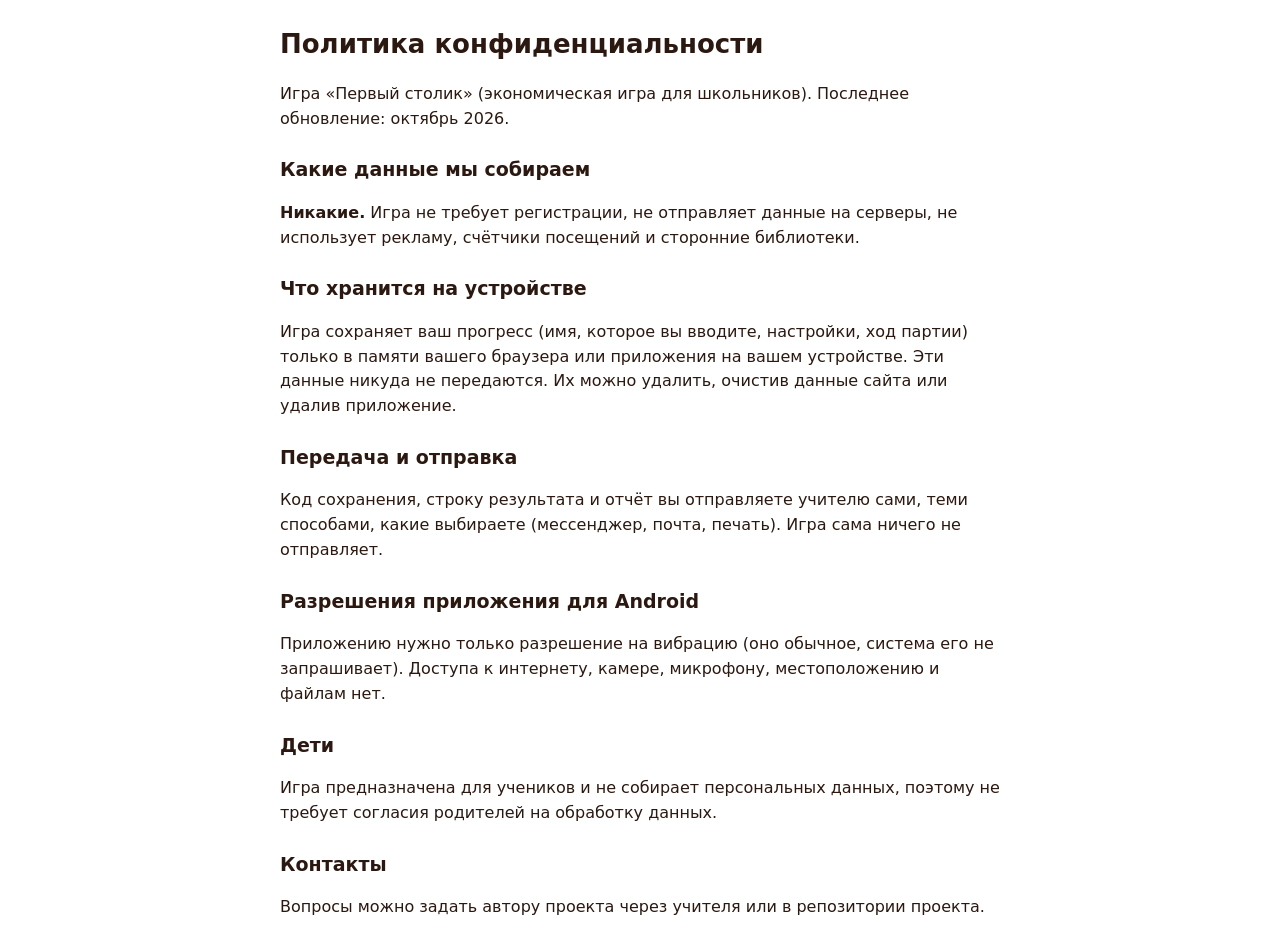
<file: cafe/docs/privacy.html>
<!doctype html>
<html lang="ru"><head><meta charset="utf-8"><meta name="viewport" content="width=device-width,initial-scale=1"><title>Политика конфиденциальности: Первый столик</title>
<style>body{font:16px/1.55 system-ui,sans-serif;max-width:720px;margin:24px auto;padding:0 16px;color:#2B1810}h1{font-size:26px}h2{font-size:19px;margin-top:24px}</style></head><body>
<h1>Политика конфиденциальности</h1>
<p>Игра «Первый столик» (экономическая игра для школьников). Последнее обновление: октябрь 2026.</p>
<h2>Какие данные мы собираем</h2><p><b>Никакие.</b> Игра не требует регистрации, не отправляет данные на серверы, не использует рекламу, счётчики посещений и сторонние библиотеки.</p>
<h2>Что хранится на устройстве</h2><p>Игра сохраняет ваш прогресс (имя, которое вы вводите, настройки, ход партии) только в памяти вашего браузера или приложения на вашем устройстве. Эти данные никуда не передаются. Их можно удалить, очистив данные сайта или удалив приложение.</p>
<h2>Передача и отправка</h2><p>Код сохранения, строку результата и отчёт вы отправляете учителю сами, теми способами, какие выбираете (мессенджер, почта, печать). Игра сама ничего не отправляет.</p>
<h2>Разрешения приложения для Android</h2><p>Приложению нужно только разрешение на вибрацию (оно обычное, система его не запрашивает). Доступа к интернету, камере, микрофону, местоположению и файлам нет.</p>
<h2>Дети</h2><p>Игра предназначена для учеников и не собирает персональных данных, поэтому не требует согласия родителей на обработку данных.</p>
<h2>Контакты</h2><p>Вопросы можно задать автору проекта через учителя или в репозитории проекта.</p>
</body></html>
</file>
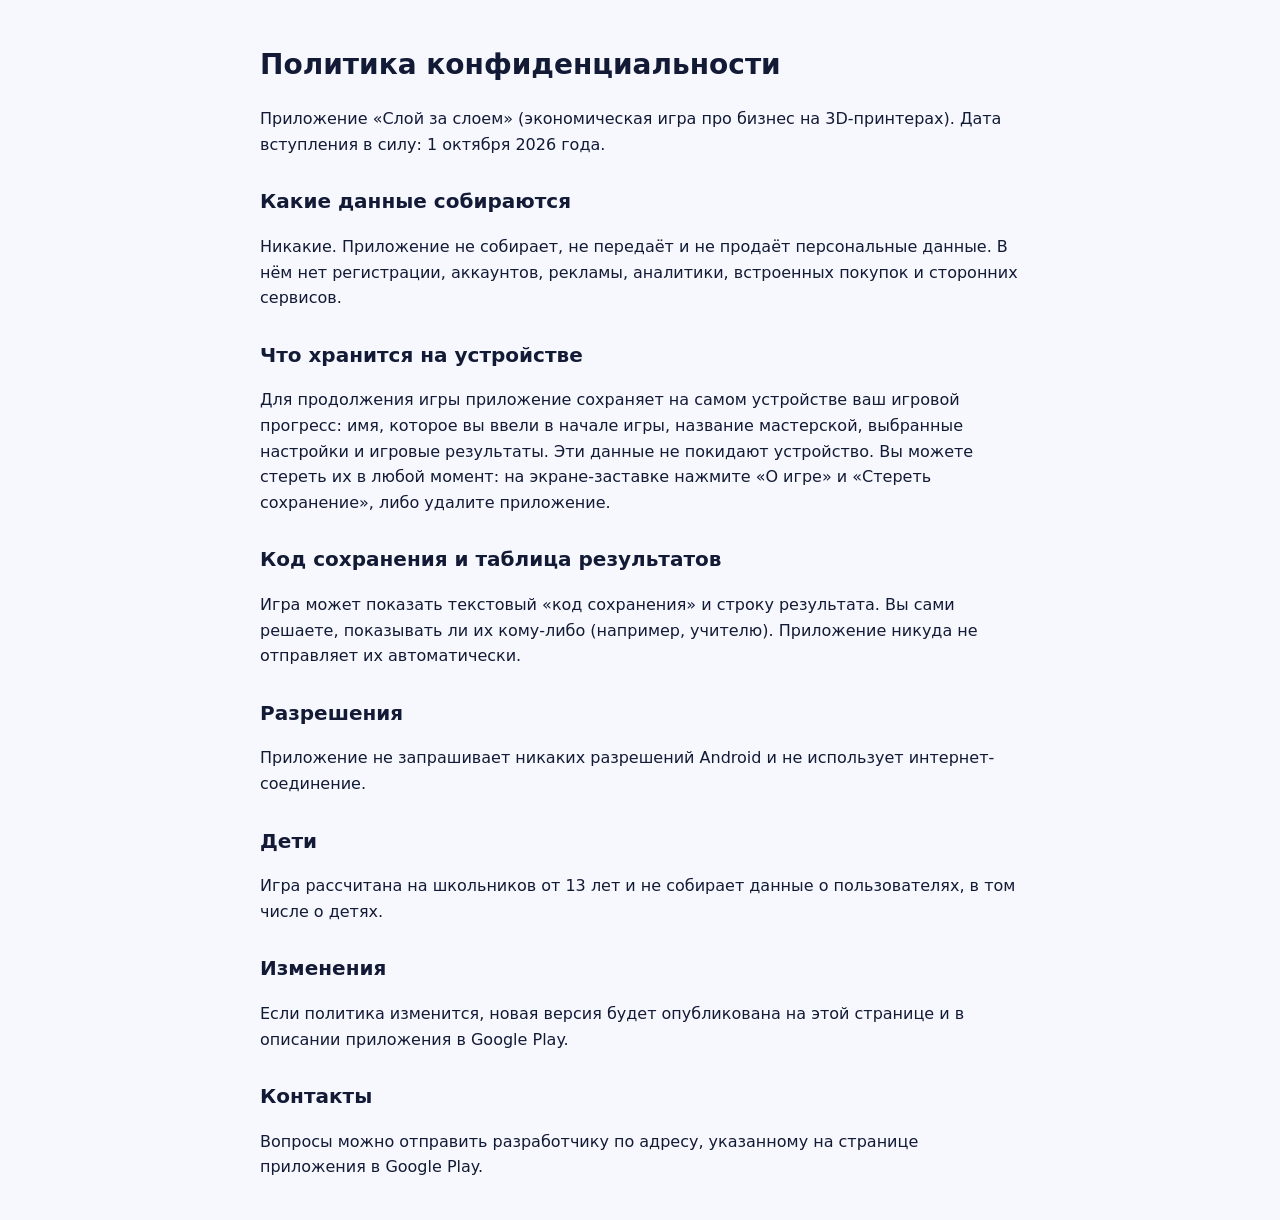
<file: layer-by-layer/web/privacy.html>
<!doctype html>
<html lang="ru"><head><meta charset="utf-8"><meta name="viewport" content="width=device-width, initial-scale=1"><title>Политика конфиденциальности — «Слой за слоем»</title>
<style>body{font:16px/1.6 system-ui,Segoe UI,Roboto,sans-serif;max-width:760px;margin:0 auto;padding:24px 16px;color:#121A36;background:#F7F8FD}h1{font-size:28px}h2{font-size:20px;margin-top:28px}</style></head><body>
<h1>Политика конфиденциальности</h1>
<p>Приложение «Слой за слоем» (экономическая игра про бизнес на 3D-принтерах). Дата вступления в силу: 1 октября 2026 года.</p>
<h2>Какие данные собираются</h2>
<p>Никакие. Приложение не собирает, не передаёт и не продаёт персональные данные. В нём нет регистрации, аккаунтов, рекламы, аналитики, встроенных покупок и сторонних сервисов.</p>
<h2>Что хранится на устройстве</h2>
<p>Для продолжения игры приложение сохраняет на самом устройстве ваш игровой прогресс: имя, которое вы ввели в начале игры, название мастерской, выбранные настройки и игровые результаты. Эти данные не покидают устройство. Вы можете стереть их в любой момент: на экране-заставке нажмите «О игре» и «Стереть сохранение», либо удалите приложение.</p>
<h2>Код сохранения и таблица результатов</h2>
<p>Игра может показать текстовый «код сохранения» и строку результата. Вы сами решаете, показывать ли их кому-либо (например, учителю). Приложение никуда не отправляет их автоматически.</p>
<h2>Разрешения</h2>
<p>Приложение не запрашивает никаких разрешений Android и не использует интернет-соединение.</p>
<h2>Дети</h2>
<p>Игра рассчитана на школьников от 13 лет и не собирает данные о пользователях, в том числе о детях.</p>
<h2>Изменения</h2>
<p>Если политика изменится, новая версия будет опубликована на этой странице и в описании приложения в Google Play.</p>
<h2>Контакты</h2>
<p>Вопросы можно отправить разработчику по адресу, указанному на странице приложения в Google Play.</p>
</body></html>
</file>
